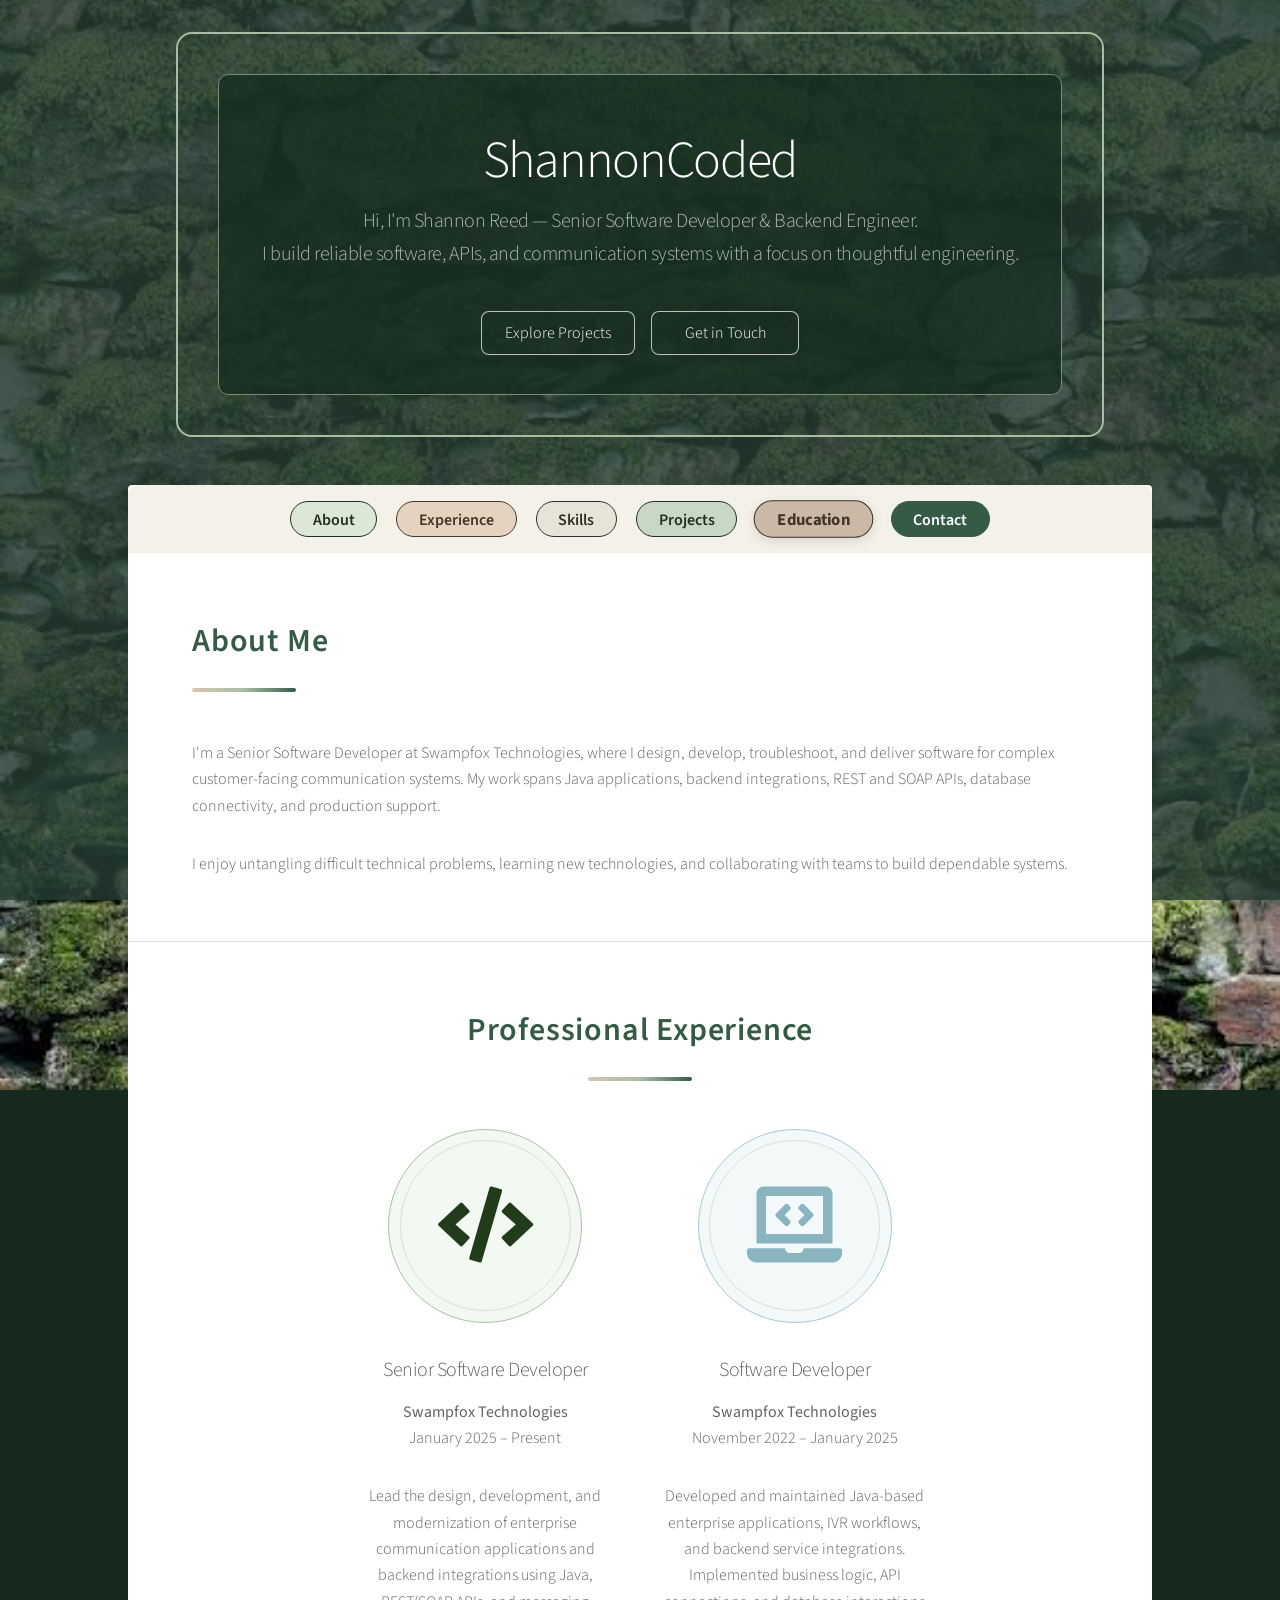
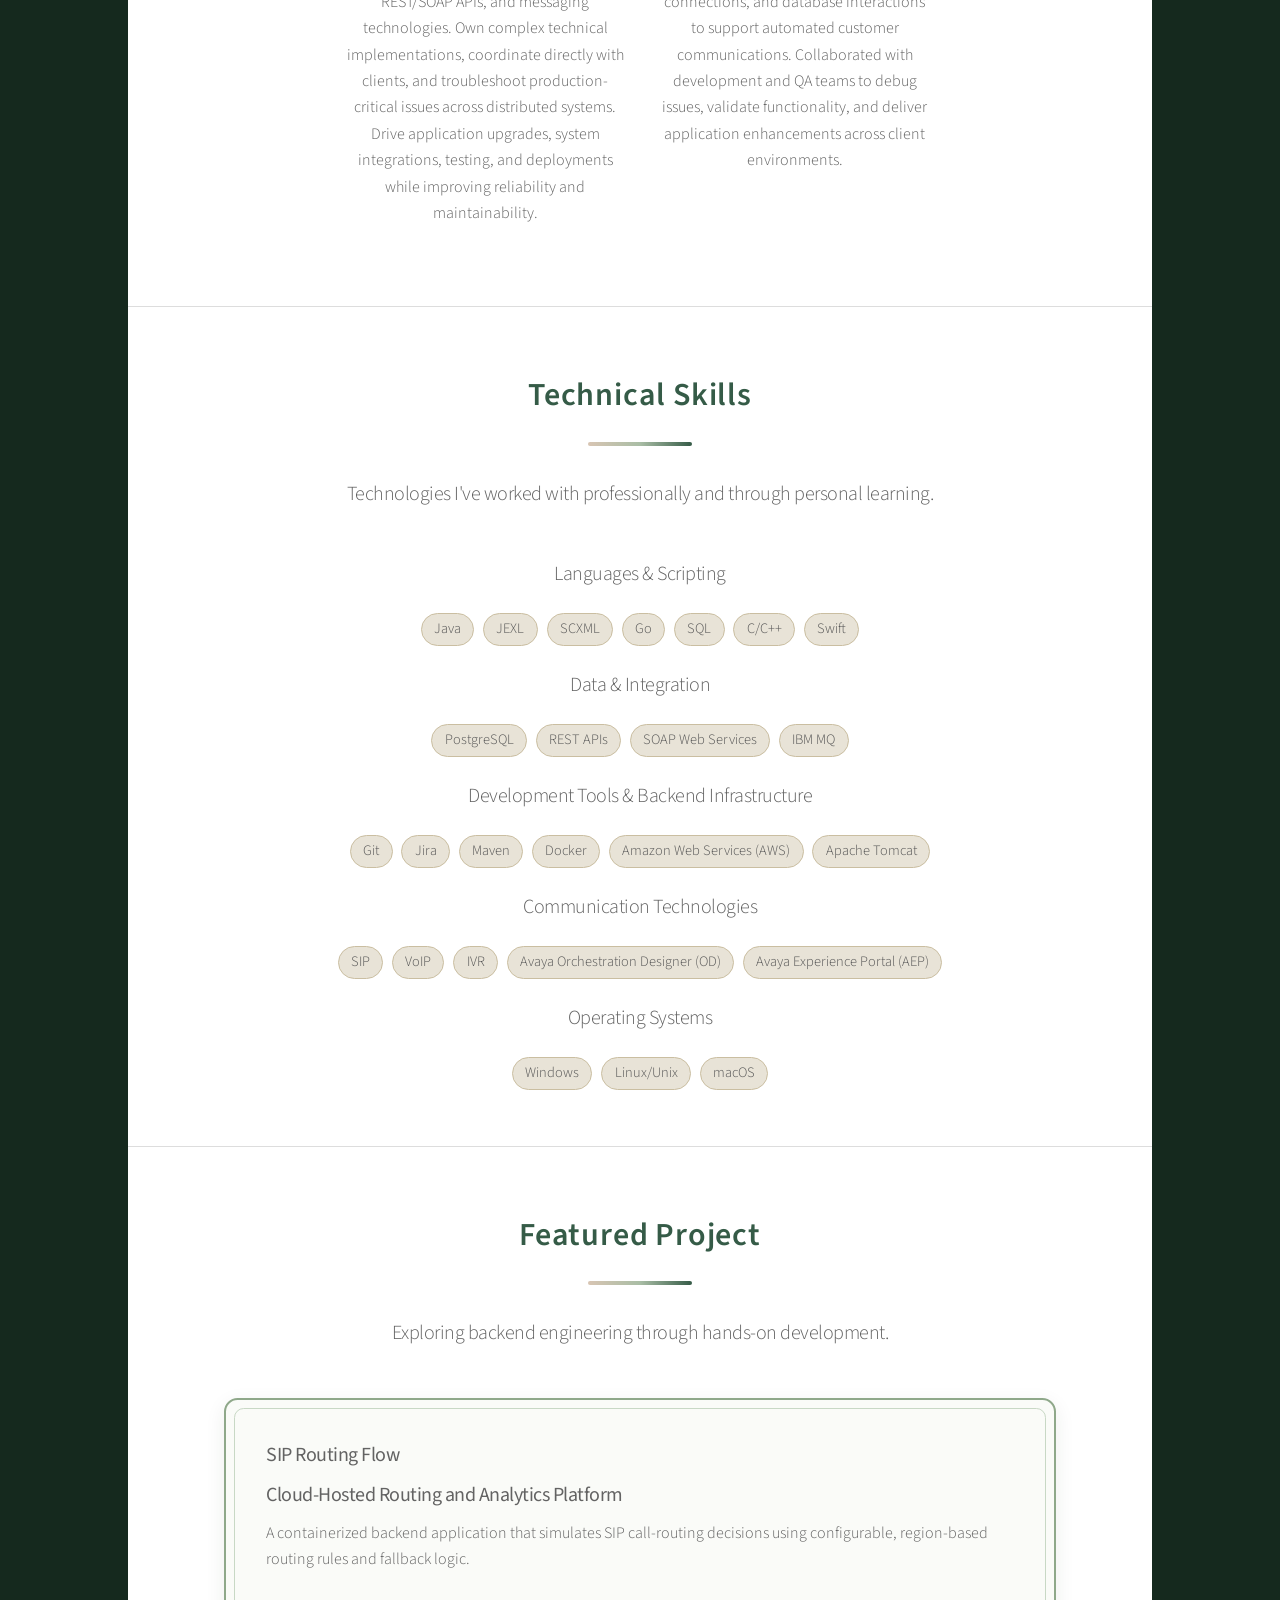
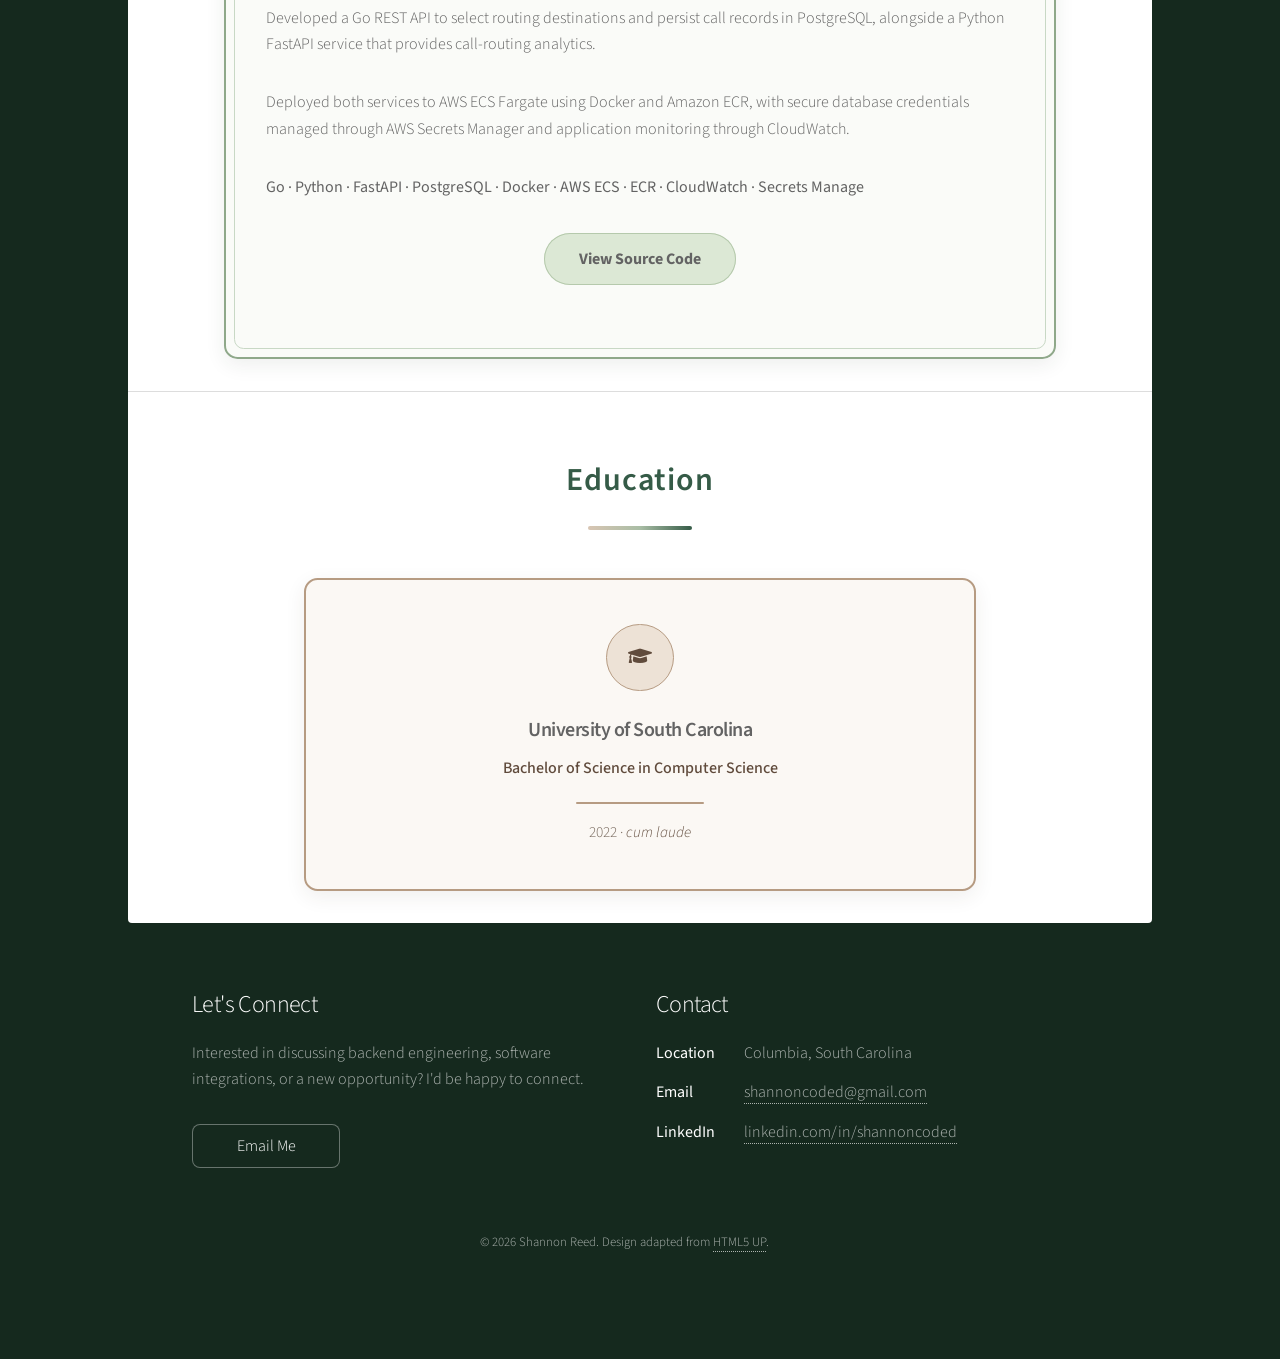
<file: index.html>
<!DOCTYPE HTML>
<!-- Stellar by HTML5 UP | html5up.net | CCA 3.0 license -->
<html lang="en">
<head>
  <title>Shannon Reed | Software Engineer | ShannonCoded</title>
  <meta charset="utf-8" />
  <meta name="viewport" content="width=device-width, initial-scale=1, user-scalable=no" />
  <meta name="description" content="Shannon Reed is a senior software developer specializing in backend development, Java, APIs, and communications systems. Explore projects and experience." />
  <link rel="canonical" href="https://shannoncoded.com/" />
  <link rel="stylesheet" href="Assets/css/main.css" />
  <link rel="stylesheet" href="Assets/css/custom.css" />
  <noscript><link rel="stylesheet" href="Assets/css/noscript.css" /></noscript>
</head>
<body class="is-preload">
<div id="wrapper">
  <header id="header" class="alt">
    <h1>ShannonCoded</h1>
    <p>Hi, I'm Shannon Reed — Senior Software Developer &amp; Backend Engineer.<br />
    I build reliable software, APIs, and communication systems with a focus on thoughtful engineering.</p>
    <ul class="actions special">
      <li><a href="#projects" class="button">Explore Projects</a></li>
      <li><a href="#contact" class="button">Get in Touch</a></li>
    </ul>
  </header>
  <nav id="nav" aria-label="Main navigation">
    <ul>
      <li><a href="#intro" class="active">About</a></li>
      <li><a href="#experience">Experience</a></li>
      <li><a href="#skills">Skills</a></li>
      <li><a href="#projects">Projects</a></li>
      <li><a href="#education">Education</a></li>
      <li><a href="#contact">Contact</a></li>
    </ul>
  </nav>
  <div id="main">
    <section id="intro" class="main">
      <header class="major"><h2>About Me</h2></header>
      <p>I'm a Senior Software Developer at Swampfox Technologies, where I design, develop, troubleshoot, and deliver software for complex customer-facing communication systems. My work spans Java applications, backend integrations, REST and SOAP APIs, database connectivity, and production support.</p>
      <p>I enjoy untangling difficult technical problems, learning new technologies, and collaborating with teams to build dependable systems.</p>
    </section>
    <section id="experience" class="main special">
      <header class="major"><h2>Professional Experience</h2></header>
      <ul class="features">
        <li>
          <span class="icon solid major style2 fa-code" aria-hidden="true"></span>
          <h3>Senior Software Developer</h3>
          <p><strong>Swampfox Technologies</strong><br />January 2025 – Present</p>
          <p>Lead the design, development, and modernization of enterprise communication applications and backend integrations using Java, REST/SOAP APIs, and messaging technologies. 
			Own complex technical implementations, coordinate directly with clients, and troubleshoot production-critical issues across distributed systems. 
			Drive application upgrades, system integrations, testing, and deployments while improving reliability and maintainability.</p>
        </li>
        <li>
          <span class="icon solid major style4 fa-laptop-code" aria-hidden="true"></span>
          <h3>Software Developer</h3>
          <p><strong>Swampfox Technologies</strong><br />November 2022 – January 2025</p>
		<p>Developed and maintained Java-based enterprise applications, IVR workflows, and backend service integrations. 
			Implemented business logic, API connections, and database interactions to support automated customer communications. 
			Collaborated with development and QA teams to debug issues, validate functionality, and deliver application enhancements across client environments.</p>
		</li>
      </ul>
      <!-- 
	  <ul class="actions special"><li><a href="history.html" class="button button-pastel button-taupe ">View Work History</a></li></ul>
	   -->
	</section>		
	</section>
    <section id="skills" class="main special">
      <header class="major"><h2>Technical Skills</h2><p>Technologies I've worked with professionally and through personal learning.</p></header>
      <h3>Languages &amp; Scripting</h3>
      <div class="skill-tags">
			<span>Java</span>
			<span>JEXL</span>
			<span>SCXML</span>
			<span>Go</span>
			<span>SQL</span>
			<span>C/C++</span>
			<span>Swift</span>
		</div>
      <h3>Data &amp; Integration</h3>
      <div class="skill-tags">
			<span>PostgreSQL</span>
			<span>REST APIs</span>
			<span>SOAP Web Services</span>
			<span>IBM MQ</span>
		</div>
      <h3>Development Tools &amp; Backend Infrastructure</h3>
      <div class="skill-tags">
			<span>Git</span>
			<span>Jira</span>
			<span>Maven</span>
			<span>Docker</span>
			<span>Amazon Web Services (AWS)</span>
			<span>Apache Tomcat</span>
		</div>
      <h3>Communication Technologies</h3>
      <div class="skill-tags">
			<span>SIP</span>
			<span>VoIP</span>
			<span>IVR</span>
			<span>Avaya Orchestration Designer (OD)</span>
			<span>Avaya Experience Portal (AEP)</span>
		</div>
	  <h3>Operating Systems</h3>
      <div class="skill-tags"><span>Windows</span><span>Linux/Unix</span><span>macOS</span></div>
	</section>
    <section id="projects" class="main special">
      <header class="major"><h2>Featured Project</h2><p>Exploring backend engineering through hands-on development.</p></header>
      <div class="project-panel">
        <h3><strong>SIP Routing Flow</strong></h3>
		<h3><strong>Cloud-Hosted Routing and Analytics Platform</strong></h3>
		<p>A containerized backend application that simulates SIP call-routing decisions using configurable, region-based routing rules and fallback logic.</p>
		<p>Developed a Go REST API to select routing destinations and persist call records in PostgreSQL, alongside a Python FastAPI service that provides call-routing analytics.</p>
		<p>Deployed both services to AWS ECS Fargate using Docker and Amazon ECR, with secure database credentials managed through AWS Secrets Manager and application monitoring through CloudWatch.</p>
        <p><strong>Go · Python · FastAPI · PostgreSQL · Docker · AWS ECS · ECR · CloudWatch · Secrets Manage</strong></p>
		<ul class="actions special"><li><a href="https://github.com/Shannon-Reed/SIP-Routing-Flow" class="button button-pastel button-sage">View Source Code</a></li></ul>
		<!-- <ul class="actions special"><li><a href="projects.html" class="button button-pastel button-sage">View More Details</a></li></ul>
	  -->
	</div>
    </section>

    <section id="education" class="main special">
		<header class="major"><h2>Education</h2></header>
		<div class="education-card">
			<div class="education-icon">
				<i class="icon solid fa-graduation-cap"></i>
			</div>

			<h3>University of South Carolina</h3>

			<p class="education-degree">
				Bachelor of Science in Computer Science
			</p>

			<p class="education-honors">
				2022 &middot; <em>cum laude</em>
			</p>
		</div>
    </section>

  </div>
  <footer id="footer">
    <section>
      <h2>Let's Connect</h2>
      <p>Interested in discussing backend engineering, software integrations, or a new opportunity? I'd be happy to connect.</p>
      <ul class="actions"><li><a href="mailto:shannoncoded@gmail.com" class="button">Email Me</a></li></ul>
    </section>
    <section id="contact">
      <h2>Contact</h2>
      <dl class="alt">
        <dt>Location</dt><dd>Columbia, South Carolina</dd>
        <dt>Email</dt><dd><a href="mailto:shannoncoded@gmail.com">shannoncoded@gmail.com</a></dd>
        <dt>LinkedIn</dt><dd><a href="https://www.linkedin.com/in/shannoncoded/" target="_blank" rel="noopener noreferrer">linkedin.com/in/shannoncoded</a></dd>
      </dl>
      <!-- Add your verified GitHub profile URL here when ready. -->
    </section>
    <p class="copyright">&copy; 2026 Shannon Reed. Design adapted from <a href="https://html5up.net">HTML5 UP</a>.</p>
  </footer>
</div>
<script src="Assets/js/jquery.min.js"></script>
<script src="Assets/js/jquery.scrollex.min.js"></script>
<script src="Assets/js/jquery.scrolly.min.js"></script>
<script src="Assets/js/browser.min.js"></script>
<script src="Assets/js/breakpoints.min.js"></script>
<script src="Assets/js/util.js"></script>
<script src="Assets/js/main.js"></script>
</body>
</html>
</file>
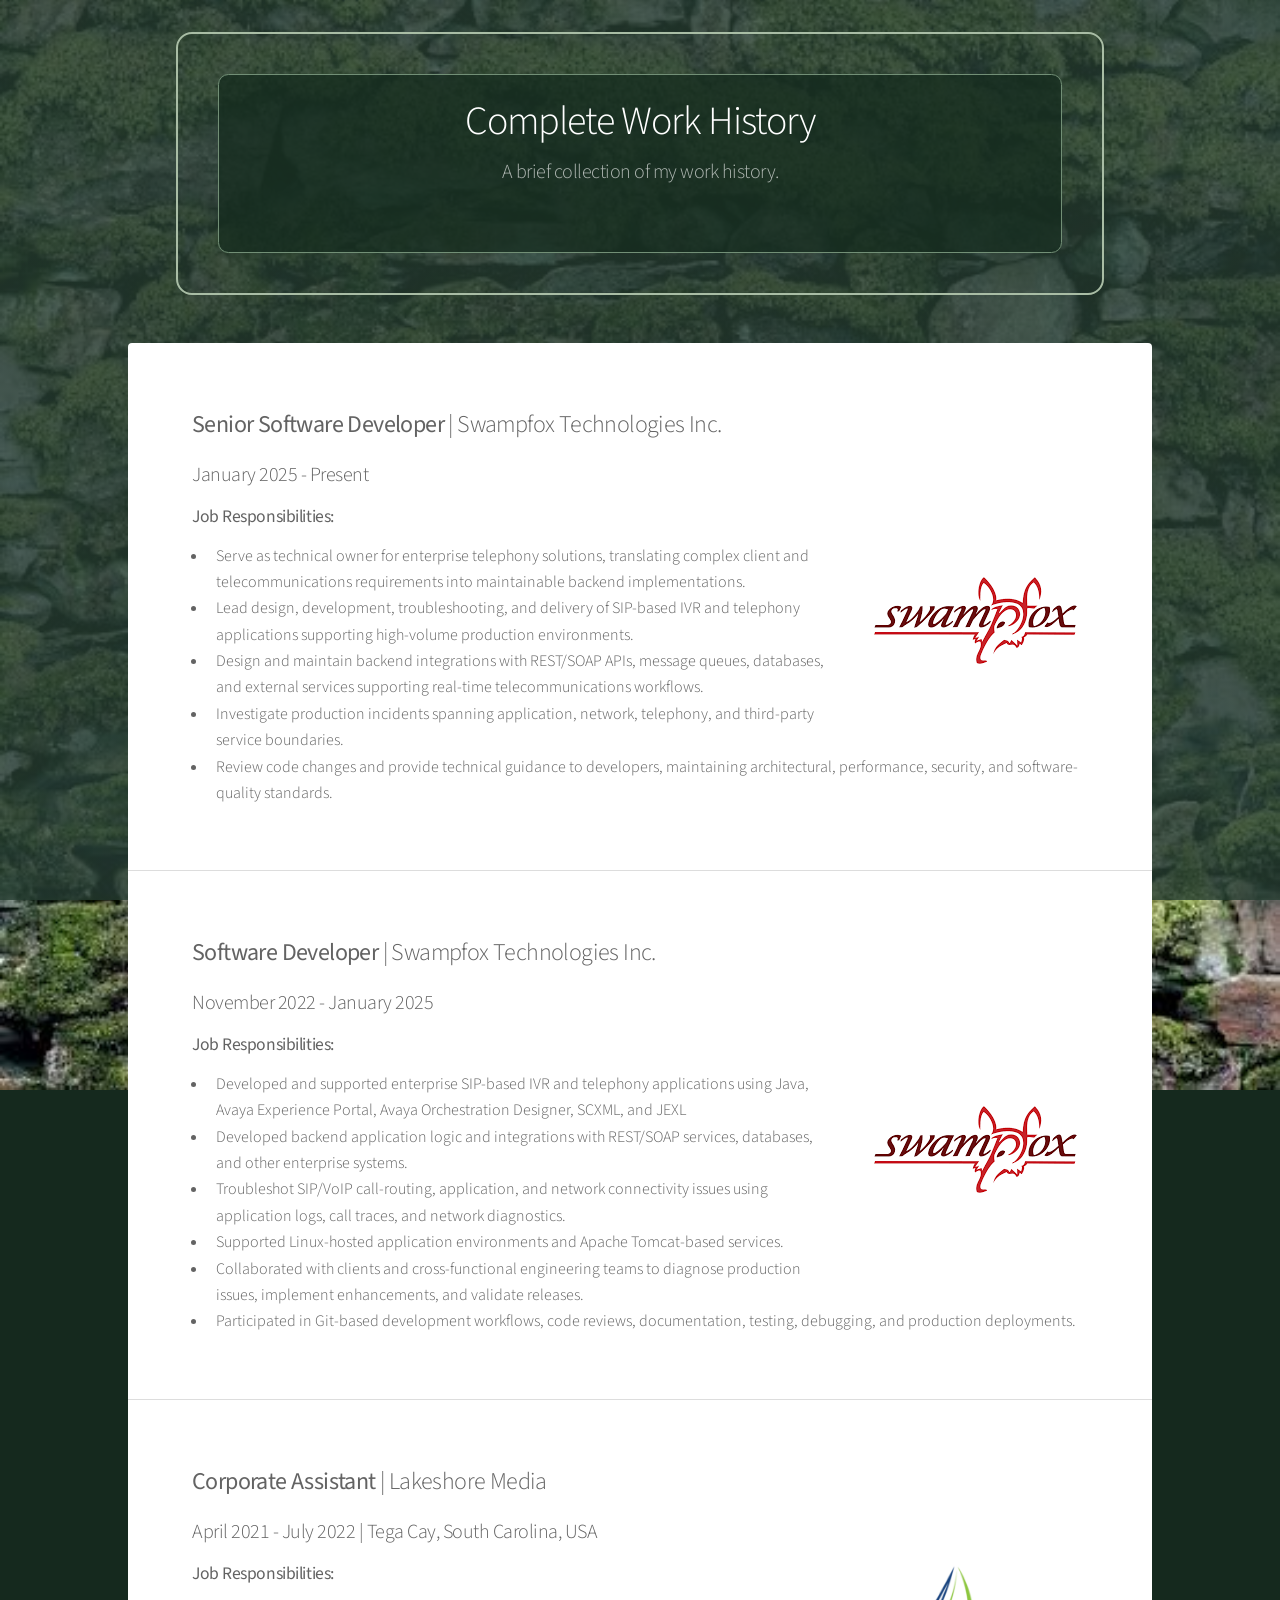
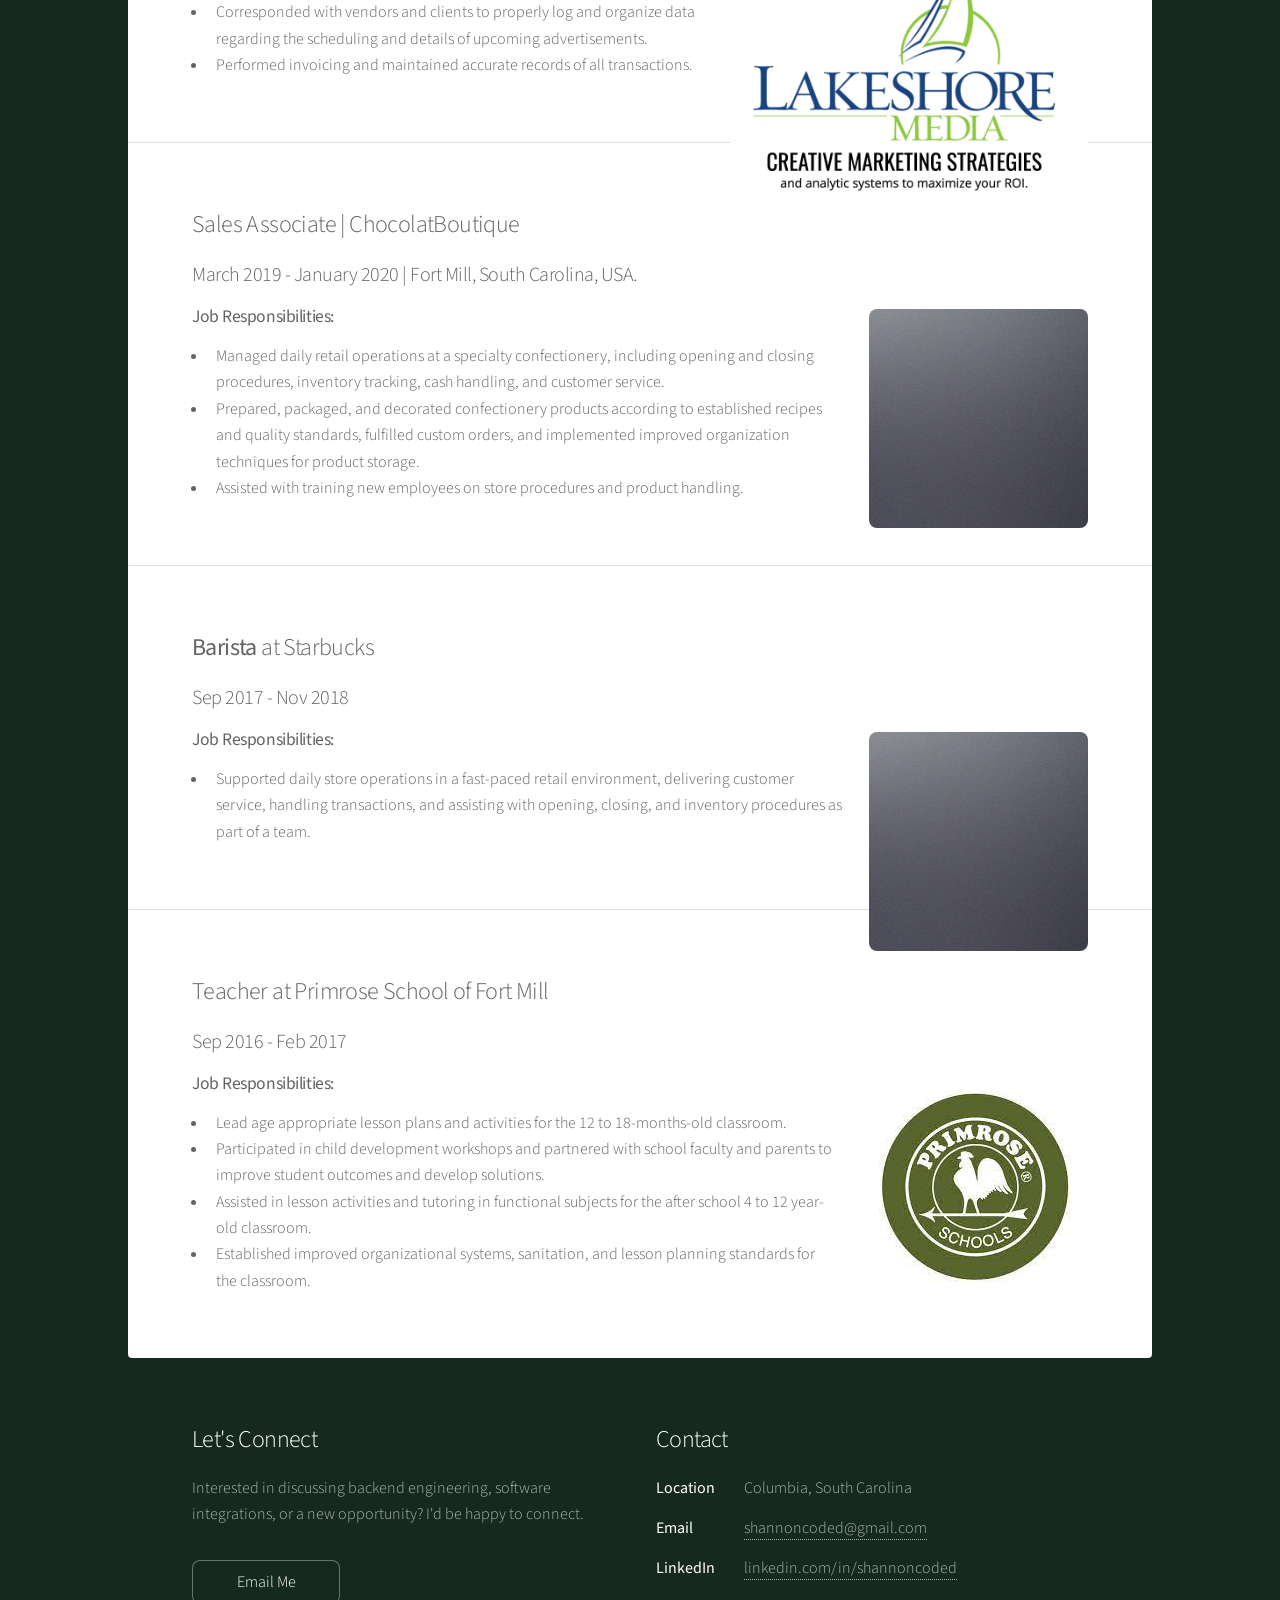
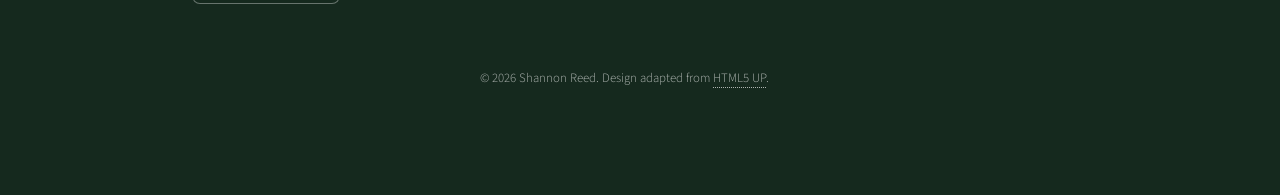
<file: history.html>
<!DOCTYPE HTML>
<html>
	<head>
		<title>Complete Work History</title>
		<meta charset="utf-8" />
		<meta name="viewport" content="width=device-width, initial-scale=1, user-scalable=no" />
		<link rel="stylesheet" href="Assets/css/main.css" />
		<link rel="stylesheet" href="Assets/css/custom.css" />
		<noscript><link rel="stylesheet" href="Assets/css/noscript.css" /></noscript>
	</head>
	<body class="is-preload">

		<!-- Wrapper -->
			<div id="wrapper">

				<!-- Header -->
					<header id="header">
						<h1>Complete Work History</h1>
						<p>A brief collection of my work history.</p>
					</header>

				<!-- Main -->
					<div id="main">

							<!-- Senior Software Developer - Swampfox TechnologiesINc. -->
							<section id="Swampfox2" class="main">
								<h2><b>Senior Software Developer</b> | Swampfox Technologies Inc.</h2>
								<h3>January 2025 - Present</h3>
								<h4><span class="image right"><img src="Images/SF_Logo.png" alt=""/></span>
									<b>Job Responsibilities:</b></h4>
								<ul>
									<li>Serve as technical owner for enterprise telephony solutions, translating complex client and telecommunications requirements into maintainable backend implementations.</li>
									<li>Lead design, development, troubleshooting, and delivery of SIP-based IVR and telephony applications supporting high-volume production environments.</li>
									<li>Design and maintain backend integrations with REST/SOAP APIs, message queues, databases, and external services supporting real-time telecommunications workflows.</li>
									<li>Investigate production incidents spanning application, network, telephony, and third-party service boundaries.</li>
									<li>Review code changes and provide technical guidance to developers, maintaining architectural, performance, security, and software-quality standards.</li>	
								</ul>
							</section>

							<!-- Software Developer - Swampfox Technologies Inc. -->
							<section id="Swampfox1" class="main">
								<!-- <span class="image main"><img src="images/pic04.jpg" alt="" /></span> -->
								<h2><b>Software Developer</b> | Swampfox Technologies Inc.</h2>
								<h3>November 2022 - January 2025</h3>
								<h4><span class="image right"><img src="Images/SF_Logo.png" alt=""/></span>
									<b>Job Responsibilities:</b></h4>
								<ul>
									<li>Developed and supported enterprise SIP-based IVR and telephony applications using Java, Avaya Experience Portal, Avaya Orchestration Designer, SCXML, and JEXL</li>
									<li>Developed backend application logic and integrations with REST/SOAP services, databases, and other enterprise systems.</li>
									<li>Troubleshot SIP/VoIP call-routing, application, and network connectivity issues using application logs, call traces, and network diagnostics.</li>
									<li>Supported Linux-hosted application environments and Apache Tomcat-based services.</li>
									<li>Collaborated with clients and cross-functional engineering teams to diagnose production issues, implement enhancements, and validate releases.</li>
									<li>Participated in Git-based development workflows, code reviews, documentation, testing, debugging, and production deployments.</li>
								</ul>							
							</section>

							<!--Corporate Assistant at LakeShore Media -->
							<section id="Lakeshore2" class="main">
								<h2><b>Corporate Assistant</b> | Lakeshore Media</h2>
								<h3>April 2021 - July 2022 | Tega Cay, South Carolina, USA</h3>
								<h4><span class="image right"><img src="Images/Lakeshore_logo.jpg" alt=""/></span>
									<b>Job Responsibilities:</b></h4>
								<ul>
									<li>Corresponded with vendors and clients to properly log and organize data regarding the scheduling and details of upcoming advertisements.</li>
									<li>Performed invoicing and maintained accurate records of all transactions.</li>
								</ul>
							</section>

							<!-- Chocolatier Chocolat Boutique  -->
							<section id="ChocolatBoutique" class="main">
								<h2>Sales Associate | ChocolatBoutique</h2>
								<h3>March 2019 - January 2020 | Fort Mill, South Carolina, USA.</h3>
								<h4><span class="image right"><img src="Images/pic05.jpg" alt=""/></span>
									<b>Job Responsibilities:</b></h4>
								<ul>
									<li>Managed daily retail operations at a specialty confectionery, including opening and closing procedures, inventory tracking, cash handling, and customer service.</li>
									<li>Prepared, packaged, and decorated confectionery products according to established recipes and quality standards, fulfilled custom orders, and implemented improved organization techniques for product storage.</li>
									<li>Assisted with training new employees on store procedures and product handling.</li>
								</ul>
							</section>

							<!-- Barista at Starbucks  -->
							<section id="Starbucks" class="main">
								<h2><b>Barista</b> at Starbucks</h2>
								<h3>Sep 2017 - Nov 2018</h3>
								<h4><span class="image right"><img src="Images/pic05.jpg" alt=""/></span>
									<b>Job Responsibilities:</b></h4>
								<ul>
									<li>Supported daily store operations in a fast-paced retail environment, delivering customer service, handling transactions, and assisting with opening, closing, and inventory procedures as part of a team.</li>
								</ul>
							</section>

							<!-- Teacher at Primrose School of Fort Mill -->
							<section id="Primrose2" class="main">
								<h2>Teacher at Primrose School of Fort Mill</h2>
								<h3>Sep 2016 - Feb 2017</h3>
								<h4><span class="image right"><img src="Images/Primrose_logo.jpg" alt=""/></span>
									<b>Job Responsibilities:</b></h4>
									<ul>
										<li>Lead age appropriate lesson plans and activities for the 12 to 18-months-old classroom.</li>
										<li>Participated in child development workshops and partnered with school faculty and parents to improve student outcomes and develop solutions.</li>
										<li>Assisted in lesson activities and tutoring in functional subjects for the after school 4 to 12 year-old classroom.</li>
										<li>Established improved organizational systems, sanitation, and lesson planning standards for the classroom.</li>
									</ul>
							</section>
					</div>


					<!-- Footer -->
					<footer id="footer">
						<section>
						<h2>Let's Connect</h2>
						<p>Interested in discussing backend engineering, software integrations, or a new opportunity? I'd be happy to connect.</p>
						<ul class="actions"><li><a href="mailto:shannoncoded@gmail.com" class="button">Email Me</a></li></ul>
						</section>
						<section id="contact">
						<h2>Contact</h2>
						<dl class="alt">
							<dt>Location</dt><dd>Columbia, South Carolina</dd>
							<dt>Email</dt><dd><a href="mailto:shannoncoded@gmail.com">shannoncoded@gmail.com</a></dd>
							<dt>LinkedIn</dt><dd><a href="https://www.linkedin.com/in/shannoncoded/" target="_blank" rel="noopener noreferrer">linkedin.com/in/shannoncoded</a></dd>
						</dl>
						<!-- Add your verified GitHub profile URL here when ready. -->
						</section>
						<p class="copyright">&copy; 2026 Shannon Reed. Design adapted from <a href="https://html5up.net">HTML5 UP</a>.</p>
					</footer>
			</div>

		<!-- Scripts -->
			<script src="Assets/js/jquery.min.js"></script>
			<script src="Assets/js/jquery.scrollex.min.js"></script>
			<script src="Assets/js/jquery.scrolly.min.js"></script>
			<script src="Assets/js/browser.min.js"></script>
			<script src="Assets/js/breakpoints.min.js"></script>
			<script src="Assets/js/util.js"></script>
			<script src="Assets/js/main.js"></script>

	</body>
</html>
</file>
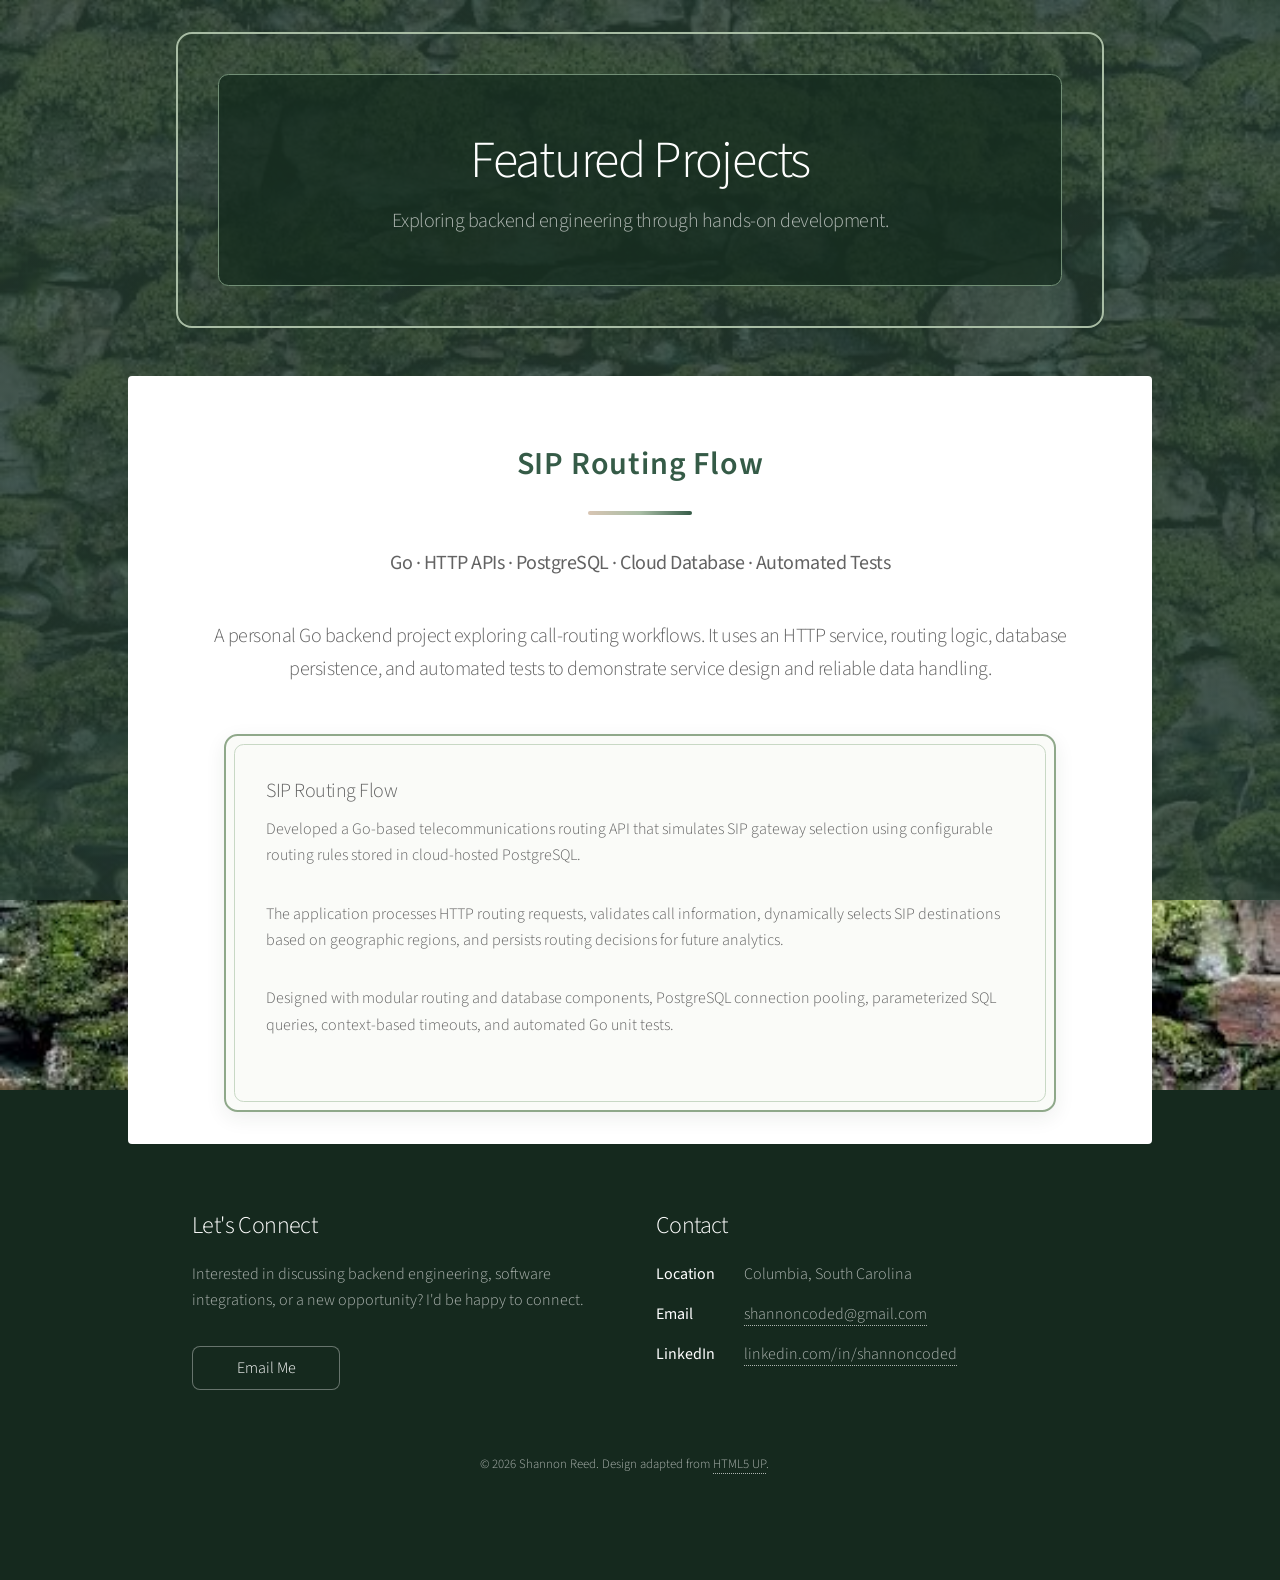
<file: projects.html>
<!DOCTYPE HTML>
<!-- Stellar by HTML5 UP | html5up.net | CCA 3.0 license -->
<html lang="en">
<head>
  <title>Shannon Reed | Software Engineer | ShannonCoded</title>
  <meta charset="utf-8" />
  <meta name="viewport" content="width=device-width, initial-scale=1, user-scalable=no" />
  <meta name="description" content="Shannon Reed is a senior software developer specializing in backend development, Java, APIs, and communications systems. Explore projects and experience." />
  <link rel="canonical" href="https://shannoncoded.com/" />
  <link rel="stylesheet" href="Assets/css/main.css" />
  <link rel="stylesheet" href="Assets/css/custom.css" />
  <noscript><link rel="stylesheet" href="Assets/css/noscript.css" /></noscript>
</head>
<body class="is-preload">
<div id="wrapper">
  <header id="header" class="alt">
    <h1>Featured Projects</h1>
    <p>Exploring backend engineering through hands-on development.</p>
  </header>

  <div id="main">
    <section id="projects" class="main special">
      <header class="major"><h2>SIP Routing Flow</h2>
        <p><strong>Go · HTTP APIs · PostgreSQL · Cloud Database · Automated Tests</strong></p>
        <p>A personal Go backend project exploring call-routing workflows. It uses an HTTP service, routing logic, database persistence, and automated tests to demonstrate service design and reliable data handling.</p>
    </header>
      <div class="project-panel">
        <h3>SIP Routing Flow</h3>
        <p>Developed a Go-based telecommunications routing API that simulates SIP gateway selection using configurable routing rules stored in cloud-hosted PostgreSQL.</p>
        <p>The application processes HTTP routing requests, validates call information, dynamically selects SIP destinations based on geographic regions, and persists routing decisions for future analytics.</p>
        <p>Designed with modular routing and database components, PostgreSQL connection pooling, parameterized SQL queries, context-based timeouts, and automated Go unit tests.</p>
      
    
    </div>
    </section>
  </div>
  <footer id="footer">
    <section>
      <h2>Let's Connect</h2>
      <p>Interested in discussing backend engineering, software integrations, or a new opportunity? I'd be happy to connect.</p>
      <ul class="actions"><li><a href="mailto:shannoncoded@gmail.com" class="button">Email Me</a></li></ul>
    </section>
    <section id="contact">
      <h2>Contact</h2>
      <dl class="alt">
        <dt>Location</dt><dd>Columbia, South Carolina</dd>
        <dt>Email</dt><dd><a href="mailto:shannoncoded@gmail.com">shannoncoded@gmail.com</a></dd>
        <dt>LinkedIn</dt><dd><a href="https://www.linkedin.com/in/shannoncoded/" target="_blank" rel="noopener noreferrer">linkedin.com/in/shannoncoded</a></dd>
      </dl>
      <!-- Add your verified GitHub profile URL here when ready. -->
    </section>
    <p class="copyright">&copy; 2026 Shannon Reed. Design adapted from <a href="https://html5up.net">HTML5 UP</a>.</p>
  </footer>
</div>
<script src="Assets/js/jquery.min.js"></script>
<script src="Assets/js/jquery.scrollex.min.js"></script>
<script src="Assets/js/jquery.scrolly.min.js"></script>
<script src="Assets/js/browser.min.js"></script>
<script src="Assets/js/breakpoints.min.js"></script>
<script src="Assets/js/util.js"></script>
<script src="Assets/js/main.js"></script>
</body>
</html>
</file>
<file: Assets/css/custom.css>
/* ============================================================
   ShannonCoded | Custom Styles
   Loaded after assets/css/main.css (Stellar HTML5 UP)
   Sections: Theme, Header, Navigation, Experience, Skills,
             Projects, Buttons, Education, Headings, Responsive,
             Accessibility
   ============================================================ */

/* 01. SITE BACKGROUND ---------------------------------------- */
body {
    background-color: #15291E !important;
    background-image:
        linear-gradient(rgba(38, 61, 49, 0.8), rgba(38, 61, 49, 0.8)),
        url("../../Images/mossy-stone.jpg") !important;
    background-position: center center;
    background-size: cover;
    background-repeat: no-repeat;
    background-attachment: fixed;
}

/* 02. INTRODUCTION HEADER ------------------------------------ */
#header {
    position: relative;
    max-width: 58em;
    margin: 2em auto 3em;
    padding: 4em 3.5em;
    background: transparent !important;
    border: 2px solid #A9BDA5;
    border-radius: 1em;
}

/* The gap between frames remains transparent to the page background. */
#header::before {
    content: "";
    position: absolute;
    inset: 40px;
    background-color: rgba(20, 43, 30, 0.75);
    border: 1px solid #728F76;
    border-radius: 0.65em;
    z-index: 0;
    pointer-events: none;
}

#header > * {
    position: relative;
    z-index: 1;
}

#header .actions {
    justify-content: center;
    margin-top: 1.5em;
}

#header .actions .button {
    box-shadow: inset 0 0 0 1px rgba(255, 255, 255, 0.7);
    color: #FFFFFF !important;
}

/* Keep Stellar's initial preload animation */
body.is-preload #header {
    opacity: 0;
    transform: translateY(0.5em);
}

/* Normal header state after loading */
body:not(.is-preload) #header {
    opacity: 1;
    transform: none;
    animation: none !important;
}

/* Ensure header is visible after page loads */
#header,
body.is-preload #header {
    opacity: 1 !important;
    visibility: visible !important;
    transform: none !important;
    animation: none !important;
}

/* 03. NAVIGATION --------------------------------------------- */
#nav {
    background-color: #F4F1E9;
    border-radius: 0.65em 0.65em 0 0;
}

#nav ul {
    display: flex;
    flex-wrap: wrap;
    justify-content: center;
    gap: 0.5em;
}

#nav ul li a {
    --tab-bg: #E8E3D7;
    --tab-text: #322F29;
    --tab-bdc: #322F29;
    display: inline-block;
    padding: 0 1.35em;
    border: 1px solid var(--tab-bdc);
    border-radius: 3em;
    background-color: var(--tab-bg);
    color: var(--tab-text);
    font-weight: 600;
    transition: background-color 0.25s ease, color 0.25s ease,
                transform 0.25s ease, box-shadow 0.25s ease,
                filter 0.25s ease;
}

/* Tab palette follows the order of links in the nav HTML. */
#nav ul li:nth-child(1) a { --tab-bg: #DCE8D5; --tab-text: #202F23; --tab-bdc: #202F23; } /* About */
#nav ul li:nth-child(2) a { --tab-bg: #E6D3BF; --tab-text: #44352A; --tab-bdc: #44352A; } /* Experience */
#nav ul li:nth-child(3) a { --tab-bg: #E8E3D7; --tab-text: #322F29; --tab-bdc: #322F29; } /* Skills */
#nav ul li:nth-child(4) a { --tab-bg: #C8D8C5; --tab-text: #203023; --tab-bdc: #203023; } /* Projects */
#nav ul li:nth-child(5) a { --tab-bg: #D8C5B3; --tab-text: #46372C; --tab-bdc: #46372C; } /* Education */
#nav ul li:nth-child(6) a { --tab-bg: #355B47; --tab-text: #FFFFFF; --tab-bdc: #355B47; } /* Contact */

/* Keep tab palette even when Stellar marks a link active. */
#nav ul li a.active,
#nav ul li a:hover {
    background-color: var(--tab-bg);
    color: var(--tab-text);
}

#nav ul li a:hover {
    filter: brightness(0.92);
    transform: scale(1.06);
    box-shadow: 0 4px 12px rgba(35, 55, 40, 0.18);
}

#nav ul li a.active {
    filter: brightness(0.94);
    transform: scale(1.04);
    font-weight: 700;
    box-shadow: 0 3px 10px rgba(35, 55, 40, 0.15);
}

#nav ul li a.active:hover {
    filter: brightness(0.88);
    transform: scale(1.08);
}

/* 04. EXPERIENCE ICONS --------------------------------------- */
#experience .features li:nth-child(1) .icon.major {
    border-color: #A9C2A3 !important;
    background-color: #E8F0E57C;
}

#experience .features li:nth-child(2) .icon.major {
    border-color: #A9C8D2 !important;
    background-color: #EAF3F590;
}

/* 05. SKILLS ------------------------------------------------- */
.skill-tags {
    display: flex;
    flex-wrap: wrap;
    justify-content: center;
    gap: 0.55em;
    margin: 1.5em 0;
}

/* Existing skill-tag markup uses spans; Education does not. */
.skill-tags span {
    display: inline-block;
    padding: 0.25em 0.85em;
    font-size: 0.9em;
    border: 1px solid #CABEA1;
    border-radius: 2em;
    background-color: #E8E3D7;
    color: #555555;
    transition: background-color 0.25s ease, border-color 0.25s ease,
                transform 0.25s ease;
}

/* 06. FEATURED PROJECT --------------------------------------- */
.project-panel {
    position: relative;
    max-width: 52em;
    margin: 0 auto;
    padding: 2.5em;
    text-align: left;
    border: 2px solid #8FA88A;
    border-radius: 0.85em;
    background-color: #FAFBF8;
    box-shadow: 0 6px 20px rgba(35, 55, 40, 0.08);
}

.project-panel::before {
    content: "";
    position: absolute;
    inset: 8px;
    border: 1px solid #C8D8C5;
    border-radius: 0.6em;
    pointer-events: none;
}

.project-panel h3 { margin-bottom: 0.5em; }
.project-panel .actions { margin-top: 1.5em; }

/* 07. EARTHY PAGE BUTTONS ------------------------------------ */
a.button.button-pastel {
    --btn-bg: #E8E3D7;
    --btn-border: #C8C1B3;
    --btn-text: #000000;
    min-width: 12em;
    height: 3.25em;
    line-height: 3.25em;
    padding: 0 2em;
    text-align: center;
    font-weight: 700 !important;
    border-radius: 2em;
    background-color: var(--btn-bg) !important;
    color: var(--btn-text) !important;
    box-shadow: inset 0 0 0 1px var(--btn-border) !important;
    transition: background-color 0.25s ease, box-shadow 0.25s ease,
                transform 0.25s ease, filter 0.25s ease;
}

a.button.button-pastel:hover {
    filter: brightness(0.92);
    transform: translateY(-2px) scale(1.03);
    color: var(--btn-text) !important;
    box-shadow: inset 0 0 0 1px var(--btn-border),
                0 4px 12px rgba(35, 55, 40, 0.15) !important;
}

a.button.button-pastel:focus { color: var(--btn-text) !important; }

/* Black text on light buttons, white text on dark botanical. */
a.button.button-pastel.button-sage       { --btn-bg: #DCE8D5; --btn-border: #B5C9AC; }
a.button.button-pastel.button-brown      { --btn-bg: #E6D3BF; --btn-border: #C9AD91; }
a.button.button-pastel.button-neutral    { --btn-bg: #E8E3D7; --btn-border: #C8C1B3; }
a.button.button-pastel.button-eucalyptus { --btn-bg: #C8D8C5; --btn-border: #9FB89A; }
a.button.button-pastel.button-taupe      { --btn-bg: #D8C5B3; --btn-border: #B69B82; }
a.button.button-pastel.button-botanical  { --btn-bg: #355B47; --btn-border: #294735; --btn-text: #FFFFFF; }

/* 08. EDUCATION CARD ----------------------------------------- */
.education-card {
    max-width: 42em;
    margin: 2em auto 0;
    padding: 2.75em 2em;
    background-color: #FBF8F4;
    border: 2px solid #B69B82;
    border-radius: 0.85em;
    text-align: center;
    box-shadow: 0 6px 20px rgba(70, 55, 44, 0.08);
}

.education-icon {
    display: flex;
    align-items: center;
    justify-content: center;
    width: 3.5em;
    height: 3.5em;
    margin: 0 auto 1.25em;
    background-color: #EDE2D6;
    color: #604B3C;
    border: 1px solid #B69B82;
    border-radius: 50%;
    font-size: 1.2em;
}

.education-card h3 {
    color: #46372C;
    font-weight: 600;
    margin-bottom: 0.5em;
}

.education-degree {
    color: #604B3C;
    font-weight: 500;
    margin-bottom: 0;
}

.education-degree::after {
    content: "";
    display: block;
    width: 8em;
    height: 2px;
    margin: 1.25em auto 1em;
    background-color: #B69B82;
    border-radius: 2em;
}

.education-honors {
    color: #77695D;
    font-size: 0.95em;
    margin-bottom: 0;
}

.education-honors em { color: #604B3C; }

/* 09. SECTION HEADINGS --------------------------------------- */
#main header.major h2 {
    color: #355B47;
    font-weight: 600;
    letter-spacing: 0.025em;
}

#main header.major h2::after {
    background-image: linear-gradient(90deg, #D8C5B3, #A9BDA5, #355B47) !important;
    height: 4px;
    border-radius: 3em;
}

/* 10. RESPONSIVE LAYOUT -------------------------------------- */
@media screen and (max-width: 736px) {
    #header {
        width: calc(100% - 1.5em);
        max-width: 100%;
        margin: 1em auto 2em;
        padding: 3em 1.75em;
        box-sizing: border-box;
    }

    #header::before { inset: 10px; }

    #header h1 {
        font-size: clamp(1.9rem, 8vw, 2.7rem);
        overflow-wrap: break-word;
    }

    #header p { font-size: 1rem; line-height: 1.65; }

    #header .actions {
        display: flex;
        flex-wrap: wrap;
        justify-content: center;
        gap: 0.75em;
    }

    /* Stellar normally hides navigation at mobile widths. */
    #nav {
        display: block !important;
        padding: 0.75em 0.5em;
        border-radius: 0.65em 0.65em 0 0;
    }

    #nav ul {
        display: flex;
        flex-wrap: wrap;
        justify-content: center;
        gap: 0.5em;
        margin: 0;
        padding: 0;
    }

    #nav ul li { margin: 0; padding: 0; }

    #nav ul li a {
        display: block;
        padding: 0.65em 0.9em;
        height: auto;
        line-height: 1.3;
        font-size: 0.85em;
        white-space: nowrap;
    }

    /* The original file had 1.6em and 1.3em; 1.3em won. */
    .project-panel { padding: 1.3em; }

    .education-card {
        width: 100%;
        max-width: 100%;
        padding: 2em 1.25em;
        box-sizing: border-box;
    }

    .education-card h3 { font-size: 1.25em; line-height: 1.4; }
    .education-degree { font-size: 1em; line-height: 1.6; }
    .education-degree::after { width: 6em; margin: 1em auto; }
}

/* Fixed background attachments can behave poorly on iOS/touch devices. */
@media (hover: none) and (pointer: coarse) {
    body { background-attachment: scroll !important; }
}

/* 11. ACCESSIBILITY ------------------------------------------ */
#nav ul li a:focus-visible,
a.button.button-pastel:focus-visible {
    outline: 2px solid #72947C;
    outline-offset: 3px;
}

@media (prefers-reduced-motion: reduce) {
    #nav ul li a,
    .skill-tags span,
    a.button.button-pastel { transition: none; }

    #nav ul li a:hover,
    #nav ul li a.active,
    #nav ul li a.active:hover,
    a.button.button-pastel:hover { transform: none; }
}
</file>
<file: Assets/css/noscript.css>
/*
	Stellar by HTML5 UP
	html5up.net | @ajlkn
	Free for personal and commercial use under the CCA 3.0 license (html5up.net/license)
*/

/* Header */

	body.is-preload #header.alt > * {
		opacity: 1;
	}

	body.is-preload #header.alt .logo {
		-moz-transform: none;
		-webkit-transform: none;
		-ms-transform: none;
		transform: none;
	}
</file>
<file: Assets/css/main.css>
@import url(fontawesome-all.min.css);
@import 'https://fonts.googleapis.com/css?family=Source+Sans+Pro:300,400';

/*
	Stellar by HTML5 UP
	html5up.net | @ajlkn
	Free for personal and commercial use under the CCA 3.0 license (html5up.net/license)
*/

html, body, div, span, applet, object,
iframe, h1, h2, h3, h4, h5, h6, p, blockquote,
pre, a, abbr, acronym, address, big, cite,
code, del, dfn, em, img, ins, kbd, q, s, samp,
small, strike, strong, sub, sup, tt, var, b,
u, i, center, dl, dt, dd, ol, ul, li, fieldset,
form, label, legend, table, caption, tbody,
tfoot, thead, tr, th, td, article, aside,
canvas, details, embed, figure, figcaption,
footer, header, hgroup, menu, nav, output, ruby,
section, summary, time, mark, audio, video {
	margin: 0;
	padding: 0;
	border: 0;
	font-size: 100%;
	font: inherit;
	vertical-align: baseline;}

article, aside, details, figcaption, figure,
footer, header, hgroup, menu, nav, section {
	display: block;}

body {
	line-height: 1;
}

ol, ul {
	list-style: none;
}

blockquote, q {
	quotes: none;
}

	blockquote:before, blockquote:after, q:before, q:after {
		content: '';
		content: none;
	}

table {
	border-collapse: collapse;
	border-spacing: 0;
}

body {
	-webkit-text-size-adjust: none;
}

mark {
	background-color: transparent;
	color: inherit;
}

input::-moz-focus-inner {
	border: 0;
	padding: 0;
}

input, select, textarea {
	-moz-appearance: none;
	-webkit-appearance: none;
	-ms-appearance: none;
	appearance: none;
}

/* Basic */

	@-ms-viewport {
		width: device-width;
	}

	body {
		-ms-overflow-style: scrollbar;
	}

	@media screen and (max-width: 480px) {

		html, body {
			min-width: 320px;
		}

	}

	html {
		box-sizing: border-box;
	}

	*, *:before, *:after {
		box-sizing: inherit;
	}

	body {
		background-color: #935d8c;
		background-image: url("images/overlay.png"), -moz-linear-gradient(45deg, #e37682 15%, #5f4d93 85%);
		background-image: url("images/overlay.png"), -webkit-linear-gradient(45deg, #e37682 15%, #5f4d93 85%);
		background-image: url("images/overlay.png"), -ms-linear-gradient(45deg, #e37682 15%, #5f4d93 85%);
		background-image: url("images/overlay.png"), linear-gradient(45deg, #e37682 15%, #5f4d93 85%);
	}

		body.is-preload *, body.is-preload *:before, body.is-preload *:after {
			-moz-animation: none !important;
			-webkit-animation: none !important;
			-ms-animation: none !important;
			animation: none !important;
			-moz-transition: none !important;
			-webkit-transition: none !important;
			-ms-transition: none !important;
			transition: none !important;
		}

/* Type */

	body {
		background-color: #935d8c;
		color: rgba(255, 255, 255, 0.65);
	}

	body, input, select, textarea {
		font-family: "Source Sans Pro", Helvetica, sans-serif;
		font-size: 17pt;
		font-weight: 300;
		line-height: 1.65;
	}

		@media screen and (max-width: 1680px) {

			body, input, select, textarea {
				font-size: 14pt;
			}

		}

		@media screen and (max-width: 1280px) {

			body, input, select, textarea {
				font-size: 12pt;
			}

		}

		@media screen and (max-width: 360px) {

			body, input, select, textarea {
				font-size: 11pt;
			}

		}

	a {
		-moz-transition: color 0.2s ease, border-bottom 0.2s ease;
		-webkit-transition: color 0.2s ease, border-bottom 0.2s ease;
		-ms-transition: color 0.2s ease, border-bottom 0.2s ease;
		transition: color 0.2s ease, border-bottom 0.2s ease;
		text-decoration: none;
		border-bottom: dotted 1px;
		color: inherit;
	}

		a:hover {
			border-bottom-color: transparent;
		}

	strong, b {
		font-weight: 400;
	}

	em, i {
		font-style: italic;
	}

	p {
		margin: 0 0 2em 0;
	}

		p.content {
			-moz-columns: 20em 2;
			-webkit-columns: 20em 2;
			-ms-columns: 20em 2;
			columns: 20em 2;
			-moz-column-gap: 2em;
			-webkit-column-gap: 2em;
			-ms-column-gap: 2em;
			column-gap: 2em;
			text-align: justify;
		}

	h1, h2, h3, h4, h5, h6 {
		font-weight: 300;
		line-height: 1.5;
		margin: 0 0 0.7em 0;
		letter-spacing: -0.025em;
	}

		h1 a, h2 a, h3 a, h4 a, h5 a, h6 a {
			color: inherit;
			text-decoration: none;
		}

	h1 {
		font-size: 2.5em;
		line-height: 1.2;
	}

	h2 {
		font-size: 1.5em;
	}

	h3 {
		font-size: 1.25em;
	}

	h4 {
		font-size: 1.1em;
	}

	h5 {
		font-size: 0.9em;
	}

	h6 {
		font-size: 0.7em;
	}

	@media screen and (max-width: 736px) {

		h1 {
			font-size: 2em;
		}

	}

	sub {
		font-size: 0.8em;
		position: relative;
		top: 0.5em;
	}

	sup {
		font-size: 0.8em;
		position: relative;
		top: -0.5em;
	}

	blockquote {
		border-left: solid 4px;
		font-style: italic;
		margin: 0 0 2em 0;
		padding: 0.5em 0 0.5em 2em;
	}

	code {
		border-radius: 8px;
		border: solid 1px;
		font-family: "Courier New", monospace;
		font-size: 0.9em;
		margin: 0 0.25em;
		padding: 0.25em 0.65em;
	}

	pre {
		-webkit-overflow-scrolling: touch;
		font-family: "Courier New", monospace;
		font-size: 0.9em;
		margin: 0 0 2em 0;
	}

		pre code {
			display: block;
			line-height: 1.75;
			padding: 1em 1.5em;
			overflow-x: auto;
		}

	hr {
		border: 0;
		border-bottom: solid 1px;
		margin: 2em 0;
	}

		hr.major {
			margin: 3em 0;
		}

	.align-left {
		text-align: left;
	}

	.align-center {
		text-align: center;
	}

	.align-right {
		text-align: right;
	}

	input, select, textarea {
		color: #ffffff;
	}

	a:hover {
		color: #ffffff;
	}

	strong, b {
		color: #ffffff;
	}

	h1, h2, h3, h4, h5, h6 {
		color: #ffffff;
	}

	blockquote {
		border-left-color: rgba(255, 255, 255, 0.35);
	}

	code {
		background: rgba(255, 255, 255, 0.075);
		border-color: rgba(255, 255, 255, 0.35);
	}

	hr {
		border-bottom-color: rgba(255, 255, 255, 0.35);
	}

/* Row */

	.row {
		display: flex;
		flex-wrap: wrap;
		box-sizing: border-box;
		align-items: stretch;
	}

		.row > * {
			box-sizing: border-box;
		}

		.row.gtr-uniform > * > :last-child {
			margin-bottom: 0;
		}

		.row.aln-left {
			justify-content: flex-start;
		}

		.row.aln-center {
			justify-content: center;
		}

		.row.aln-right {
			justify-content: flex-end;
		}

		.row.aln-top {
			align-items: flex-start;
		}

		.row.aln-middle {
			align-items: center;
		}

		.row.aln-bottom {
			align-items: flex-end;
		}

		.row > .imp {
			order: -1;
		}

		.row > .col-1 {
			width: 8.33333%;
		}

		.row > .off-1 {
			margin-left: 8.33333%;
		}

		.row > .col-2 {
			width: 16.66667%;
		}

		.row > .off-2 {
			margin-left: 16.66667%;
		}

		.row > .col-3 {
			width: 25%;
		}

		.row > .off-3 {
			margin-left: 25%;
		}

		.row > .col-4 {
			width: 33.33333%;
		}

		.row > .off-4 {
			margin-left: 33.33333%;
		}

		.row > .col-5 {
			width: 41.66667%;
		}

		.row > .off-5 {
			margin-left: 41.66667%;
		}

		.row > .col-6 {
			width: 50%;
		}

		.row > .off-6 {
			margin-left: 50%;
		}

		.row > .col-7 {
			width: 58.33333%;
		}

		.row > .off-7 {
			margin-left: 58.33333%;
		}

		.row > .col-8 {
			width: 66.66667%;
		}

		.row > .off-8 {
			margin-left: 66.66667%;
		}

		.row > .col-9 {
			width: 75%;
		}

		.row > .off-9 {
			margin-left: 75%;
		}

		.row > .col-10 {
			width: 83.33333%;
		}

		.row > .off-10 {
			margin-left: 83.33333%;
		}

		.row > .col-11 {
			width: 91.66667%;
		}

		.row > .off-11 {
			margin-left: 91.66667%;
		}

		.row > .col-12 {
			width: 100%;
		}

		.row > .off-12 {
			margin-left: 100%;
		}

		.row.gtr-0 {
			margin-top: 0;
			margin-left: 0em;
		}

			.row.gtr-0 > * {
				padding: 0 0 0 0em;
			}

			.row.gtr-0.gtr-uniform {
				margin-top: 0em;
			}

				.row.gtr-0.gtr-uniform > * {
					padding-top: 0em;
				}

		.row.gtr-25 {
			margin-top: 0;
			margin-left: -0.375em;
		}

			.row.gtr-25 > * {
				padding: 0 0 0 0.375em;
			}

			.row.gtr-25.gtr-uniform {
				margin-top: -0.375em;
			}

				.row.gtr-25.gtr-uniform > * {
					padding-top: 0.375em;
				}

		.row.gtr-50 {
			margin-top: 0;
			margin-left: -0.75em;
		}

			.row.gtr-50 > * {
				padding: 0 0 0 0.75em;
			}

			.row.gtr-50.gtr-uniform {
				margin-top: -0.75em;
			}

				.row.gtr-50.gtr-uniform > * {
					padding-top: 0.75em;
				}

		.row {
			margin-top: 0;
			margin-left: -1.5em;
		}

			.row > * {
				padding: 0 0 0 1.5em;
			}

			.row.gtr-uniform {
				margin-top: -1.5em;
			}

				.row.gtr-uniform > * {
					padding-top: 1.5em;
				}

		.row.gtr-150 {
			margin-top: 0;
			margin-left: -2.25em;
		}

			.row.gtr-150 > * {
				padding: 0 0 0 2.25em;
			}

			.row.gtr-150.gtr-uniform {
				margin-top: -2.25em;
			}

				.row.gtr-150.gtr-uniform > * {
					padding-top: 2.25em;
				}

		.row.gtr-200 {
			margin-top: 0;
			margin-left: -3em;
		}

			.row.gtr-200 > * {
				padding: 0 0 0 3em;
			}

			.row.gtr-200.gtr-uniform {
				margin-top: -3em;
			}

				.row.gtr-200.gtr-uniform > * {
					padding-top: 3em;
				}

		@media screen and (max-width: 1680px) {

			.row {
				display: flex;
				flex-wrap: wrap;
				box-sizing: border-box;
				align-items: stretch;
			}

				.row > * {
					box-sizing: border-box;
				}

				.row.gtr-uniform > * > :last-child {
					margin-bottom: 0;
				}

				.row.aln-left {
					justify-content: flex-start;
				}

				.row.aln-center {
					justify-content: center;
				}

				.row.aln-right {
					justify-content: flex-end;
				}

				.row.aln-top {
					align-items: flex-start;
				}

				.row.aln-middle {
					align-items: center;
				}

				.row.aln-bottom {
					align-items: flex-end;
				}

				.row > .imp-xlarge {
					order: -1;
				}

				.row > .col-1-xlarge {
					width: 8.33333%;
				}

				.row > .off-1-xlarge {
					margin-left: 8.33333%;
				}

				.row > .col-2-xlarge {
					width: 16.66667%;
				}

				.row > .off-2-xlarge {
					margin-left: 16.66667%;
				}

				.row > .col-3-xlarge {
					width: 25%;
				}

				.row > .off-3-xlarge {
					margin-left: 25%;
				}

				.row > .col-4-xlarge {
					width: 33.33333%;
				}

				.row > .off-4-xlarge {
					margin-left: 33.33333%;
				}

				.row > .col-5-xlarge {
					width: 41.66667%;
				}

				.row > .off-5-xlarge {
					margin-left: 41.66667%;
				}

				.row > .col-6-xlarge {
					width: 50%;
				}

				.row > .off-6-xlarge {
					margin-left: 50%;
				}

				.row > .col-7-xlarge {
					width: 58.33333%;
				}

				.row > .off-7-xlarge {
					margin-left: 58.33333%;
				}

				.row > .col-8-xlarge {
					width: 66.66667%;
				}

				.row > .off-8-xlarge {
					margin-left: 66.66667%;
				}

				.row > .col-9-xlarge {
					width: 75%;
				}

				.row > .off-9-xlarge {
					margin-left: 75%;
				}

				.row > .col-10-xlarge {
					width: 83.33333%;
				}

				.row > .off-10-xlarge {
					margin-left: 83.33333%;
				}

				.row > .col-11-xlarge {
					width: 91.66667%;
				}

				.row > .off-11-xlarge {
					margin-left: 91.66667%;
				}

				.row > .col-12-xlarge {
					width: 100%;
				}

				.row > .off-12-xlarge {
					margin-left: 100%;
				}

				.row.gtr-0 {
					margin-top: 0;
					margin-left: 0em;
				}

					.row.gtr-0 > * {
						padding: 0 0 0 0em;
					}

					.row.gtr-0.gtr-uniform {
						margin-top: 0em;
					}

						.row.gtr-0.gtr-uniform > * {
							padding-top: 0em;
						}

				.row.gtr-25 {
					margin-top: 0;
					margin-left: -0.375em;
				}

					.row.gtr-25 > * {
						padding: 0 0 0 0.375em;
					}

					.row.gtr-25.gtr-uniform {
						margin-top: -0.375em;
					}

						.row.gtr-25.gtr-uniform > * {
							padding-top: 0.375em;
						}

				.row.gtr-50 {
					margin-top: 0;
					margin-left: -0.75em;
				}

					.row.gtr-50 > * {
						padding: 0 0 0 0.75em;
					}

					.row.gtr-50.gtr-uniform {
						margin-top: -0.75em;
					}

						.row.gtr-50.gtr-uniform > * {
							padding-top: 0.75em;
						}

				.row {
					margin-top: 0;
					margin-left: -1.5em;
				}

					.row > * {
						padding: 0 0 0 1.5em;
					}

					.row.gtr-uniform {
						margin-top: -1.5em;
					}

						.row.gtr-uniform > * {
							padding-top: 1.5em;
						}

				.row.gtr-150 {
					margin-top: 0;
					margin-left: -2.25em;
				}

					.row.gtr-150 > * {
						padding: 0 0 0 2.25em;
					}

					.row.gtr-150.gtr-uniform {
						margin-top: -2.25em;
					}

						.row.gtr-150.gtr-uniform > * {
							padding-top: 2.25em;
						}

				.row.gtr-200 {
					margin-top: 0;
					margin-left: -3em;
				}

					.row.gtr-200 > * {
						padding: 0 0 0 3em;
					}

					.row.gtr-200.gtr-uniform {
						margin-top: -3em;
					}

						.row.gtr-200.gtr-uniform > * {
							padding-top: 3em;
						}

		}

		@media screen and (max-width: 1280px) {

			.row {
				display: flex;
				flex-wrap: wrap;
				box-sizing: border-box;
				align-items: stretch;
			}

				.row > * {
					box-sizing: border-box;
				}

				.row.gtr-uniform > * > :last-child {
					margin-bottom: 0;
				}

				.row.aln-left {
					justify-content: flex-start;
				}

				.row.aln-center {
					justify-content: center;
				}

				.row.aln-right {
					justify-content: flex-end;
				}

				.row.aln-top {
					align-items: flex-start;
				}

				.row.aln-middle {
					align-items: center;
				}

				.row.aln-bottom {
					align-items: flex-end;
				}

				.row > .imp-large {
					order: -1;
				}

				.row > .col-1-large {
					width: 8.33333%;
				}

				.row > .off-1-large {
					margin-left: 8.33333%;
				}

				.row > .col-2-large {
					width: 16.66667%;
				}

				.row > .off-2-large {
					margin-left: 16.66667%;
				}

				.row > .col-3-large {
					width: 25%;
				}

				.row > .off-3-large {
					margin-left: 25%;
				}

				.row > .col-4-large {
					width: 33.33333%;
				}

				.row > .off-4-large {
					margin-left: 33.33333%;
				}

				.row > .col-5-large {
					width: 41.66667%;
				}

				.row > .off-5-large {
					margin-left: 41.66667%;
				}

				.row > .col-6-large {
					width: 50%;
				}

				.row > .off-6-large {
					margin-left: 50%;
				}

				.row > .col-7-large {
					width: 58.33333%;
				}

				.row > .off-7-large {
					margin-left: 58.33333%;
				}

				.row > .col-8-large {
					width: 66.66667%;
				}

				.row > .off-8-large {
					margin-left: 66.66667%;
				}

				.row > .col-9-large {
					width: 75%;
				}

				.row > .off-9-large {
					margin-left: 75%;
				}

				.row > .col-10-large {
					width: 83.33333%;
				}

				.row > .off-10-large {
					margin-left: 83.33333%;
				}

				.row > .col-11-large {
					width: 91.66667%;
				}

				.row > .off-11-large {
					margin-left: 91.66667%;
				}

				.row > .col-12-large {
					width: 100%;
				}

				.row > .off-12-large {
					margin-left: 100%;
				}

				.row.gtr-0 {
					margin-top: 0;
					margin-left: 0em;
				}

					.row.gtr-0 > * {
						padding: 0 0 0 0em;
					}

					.row.gtr-0.gtr-uniform {
						margin-top: 0em;
					}

						.row.gtr-0.gtr-uniform > * {
							padding-top: 0em;
						}

				.row.gtr-25 {
					margin-top: 0;
					margin-left: -0.375em;
				}

					.row.gtr-25 > * {
						padding: 0 0 0 0.375em;
					}

					.row.gtr-25.gtr-uniform {
						margin-top: -0.375em;
					}

						.row.gtr-25.gtr-uniform > * {
							padding-top: 0.375em;
						}

				.row.gtr-50 {
					margin-top: 0;
					margin-left: -0.75em;
				}

					.row.gtr-50 > * {
						padding: 0 0 0 0.75em;
					}

					.row.gtr-50.gtr-uniform {
						margin-top: -0.75em;
					}

						.row.gtr-50.gtr-uniform > * {
							padding-top: 0.75em;
						}

				.row {
					margin-top: 0;
					margin-left: -1.5em;
				}

					.row > * {
						padding: 0 0 0 1.5em;
					}

					.row.gtr-uniform {
						margin-top: -1.5em;
					}

						.row.gtr-uniform > * {
							padding-top: 1.5em;
						}

				.row.gtr-150 {
					margin-top: 0;
					margin-left: -2.25em;
				}

					.row.gtr-150 > * {
						padding: 0 0 0 2.25em;
					}

					.row.gtr-150.gtr-uniform {
						margin-top: -2.25em;
					}

						.row.gtr-150.gtr-uniform > * {
							padding-top: 2.25em;
						}

				.row.gtr-200 {
					margin-top: 0;
					margin-left: -3em;
				}

					.row.gtr-200 > * {
						padding: 0 0 0 3em;
					}

					.row.gtr-200.gtr-uniform {
						margin-top: -3em;
					}

						.row.gtr-200.gtr-uniform > * {
							padding-top: 3em;
						}

		}

		@media screen and (max-width: 980px) {

			.row {
				display: flex;
				flex-wrap: wrap;
				box-sizing: border-box;
				align-items: stretch;
			}

				.row > * {
					box-sizing: border-box;
				}

				.row.gtr-uniform > * > :last-child {
					margin-bottom: 0;
				}

				.row.aln-left {
					justify-content: flex-start;
				}

				.row.aln-center {
					justify-content: center;
				}

				.row.aln-right {
					justify-content: flex-end;
				}

				.row.aln-top {
					align-items: flex-start;
				}

				.row.aln-middle {
					align-items: center;
				}

				.row.aln-bottom {
					align-items: flex-end;
				}

				.row > .imp-medium {
					order: -1;
				}

				.row > .col-1-medium {
					width: 8.33333%;
				}

				.row > .off-1-medium {
					margin-left: 8.33333%;
				}

				.row > .col-2-medium {
					width: 16.66667%;
				}

				.row > .off-2-medium {
					margin-left: 16.66667%;
				}

				.row > .col-3-medium {
					width: 25%;
				}

				.row > .off-3-medium {
					margin-left: 25%;
				}

				.row > .col-4-medium {
					width: 33.33333%;
				}

				.row > .off-4-medium {
					margin-left: 33.33333%;
				}

				.row > .col-5-medium {
					width: 41.66667%;
				}

				.row > .off-5-medium {
					margin-left: 41.66667%;
				}

				.row > .col-6-medium {
					width: 50%;
				}

				.row > .off-6-medium {
					margin-left: 50%;
				}

				.row > .col-7-medium {
					width: 58.33333%;
				}

				.row > .off-7-medium {
					margin-left: 58.33333%;
				}

				.row > .col-8-medium {
					width: 66.66667%;
				}

				.row > .off-8-medium {
					margin-left: 66.66667%;
				}

				.row > .col-9-medium {
					width: 75%;
				}

				.row > .off-9-medium {
					margin-left: 75%;
				}

				.row > .col-10-medium {
					width: 83.33333%;
				}

				.row > .off-10-medium {
					margin-left: 83.33333%;
				}

				.row > .col-11-medium {
					width: 91.66667%;
				}

				.row > .off-11-medium {
					margin-left: 91.66667%;
				}

				.row > .col-12-medium {
					width: 100%;
				}

				.row > .off-12-medium {
					margin-left: 100%;
				}

				.row.gtr-0 {
					margin-top: 0;
					margin-left: 0em;
				}

					.row.gtr-0 > * {
						padding: 0 0 0 0em;
					}

					.row.gtr-0.gtr-uniform {
						margin-top: 0em;
					}

						.row.gtr-0.gtr-uniform > * {
							padding-top: 0em;
						}

				.row.gtr-25 {
					margin-top: 0;
					margin-left: -0.375em;
				}

					.row.gtr-25 > * {
						padding: 0 0 0 0.375em;
					}

					.row.gtr-25.gtr-uniform {
						margin-top: -0.375em;
					}

						.row.gtr-25.gtr-uniform > * {
							padding-top: 0.375em;
						}

				.row.gtr-50 {
					margin-top: 0;
					margin-left: -0.75em;
				}

					.row.gtr-50 > * {
						padding: 0 0 0 0.75em;
					}

					.row.gtr-50.gtr-uniform {
						margin-top: -0.75em;
					}

						.row.gtr-50.gtr-uniform > * {
							padding-top: 0.75em;
						}

				.row {
					margin-top: 0;
					margin-left: -1.5em;
				}

					.row > * {
						padding: 0 0 0 1.5em;
					}

					.row.gtr-uniform {
						margin-top: -1.5em;
					}

						.row.gtr-uniform > * {
							padding-top: 1.5em;
						}

				.row.gtr-150 {
					margin-top: 0;
					margin-left: -2.25em;
				}

					.row.gtr-150 > * {
						padding: 0 0 0 2.25em;
					}

					.row.gtr-150.gtr-uniform {
						margin-top: -2.25em;
					}

						.row.gtr-150.gtr-uniform > * {
							padding-top: 2.25em;
						}

				.row.gtr-200 {
					margin-top: 0;
					margin-left: -3em;
				}

					.row.gtr-200 > * {
						padding: 0 0 0 3em;
					}

					.row.gtr-200.gtr-uniform {
						margin-top: -3em;
					}

						.row.gtr-200.gtr-uniform > * {
							padding-top: 3em;
						}

		}

		@media screen and (max-width: 736px) {

			.row {
				display: flex;
				flex-wrap: wrap;
				box-sizing: border-box;
				align-items: stretch;
			}

				.row > * {
					box-sizing: border-box;
				}

				.row.gtr-uniform > * > :last-child {
					margin-bottom: 0;
				}

				.row.aln-left {
					justify-content: flex-start;
				}

				.row.aln-center {
					justify-content: center;
				}

				.row.aln-right {
					justify-content: flex-end;
				}

				.row.aln-top {
					align-items: flex-start;
				}

				.row.aln-middle {
					align-items: center;
				}

				.row.aln-bottom {
					align-items: flex-end;
				}

				.row > .imp-small {
					order: -1;
				}

				.row > .col-1-small {
					width: 8.33333%;
				}

				.row > .off-1-small {
					margin-left: 8.33333%;
				}

				.row > .col-2-small {
					width: 16.66667%;
				}

				.row > .off-2-small {
					margin-left: 16.66667%;
				}

				.row > .col-3-small {
					width: 25%;
				}

				.row > .off-3-small {
					margin-left: 25%;
				}

				.row > .col-4-small {
					width: 33.33333%;
				}

				.row > .off-4-small {
					margin-left: 33.33333%;
				}

				.row > .col-5-small {
					width: 41.66667%;
				}

				.row > .off-5-small {
					margin-left: 41.66667%;
				}

				.row > .col-6-small {
					width: 50%;
				}

				.row > .off-6-small {
					margin-left: 50%;
				}

				.row > .col-7-small {
					width: 58.33333%;
				}

				.row > .off-7-small {
					margin-left: 58.33333%;
				}

				.row > .col-8-small {
					width: 66.66667%;
				}

				.row > .off-8-small {
					margin-left: 66.66667%;
				}

				.row > .col-9-small {
					width: 75%;
				}

				.row > .off-9-small {
					margin-left: 75%;
				}

				.row > .col-10-small {
					width: 83.33333%;
				}

				.row > .off-10-small {
					margin-left: 83.33333%;
				}

				.row > .col-11-small {
					width: 91.66667%;
				}

				.row > .off-11-small {
					margin-left: 91.66667%;
				}

				.row > .col-12-small {
					width: 100%;
				}

				.row > .off-12-small {
					margin-left: 100%;
				}

				.row.gtr-0 {
					margin-top: 0;
					margin-left: 0em;
				}

					.row.gtr-0 > * {
						padding: 0 0 0 0em;
					}

					.row.gtr-0.gtr-uniform {
						margin-top: 0em;
					}

						.row.gtr-0.gtr-uniform > * {
							padding-top: 0em;
						}

				.row.gtr-25 {
					margin-top: 0;
					margin-left: -0.25em;
				}

					.row.gtr-25 > * {
						padding: 0 0 0 0.25em;
					}

					.row.gtr-25.gtr-uniform {
						margin-top: -0.25em;
					}

						.row.gtr-25.gtr-uniform > * {
							padding-top: 0.25em;
						}

				.row.gtr-50 {
					margin-top: 0;
					margin-left: -0.5em;
				}

					.row.gtr-50 > * {
						padding: 0 0 0 0.5em;
					}

					.row.gtr-50.gtr-uniform {
						margin-top: -0.5em;
					}

						.row.gtr-50.gtr-uniform > * {
							padding-top: 0.5em;
						}

				.row {
					margin-top: 0;
					margin-left: -1em;
				}

					.row > * {
						padding: 0 0 0 1em;
					}

					.row.gtr-uniform {
						margin-top: -1em;
					}

						.row.gtr-uniform > * {
							padding-top: 1em;
						}

				.row.gtr-150 {
					margin-top: 0;
					margin-left: -1.5em;
				}

					.row.gtr-150 > * {
						padding: 0 0 0 1.5em;
					}

					.row.gtr-150.gtr-uniform {
						margin-top: -1.5em;
					}

						.row.gtr-150.gtr-uniform > * {
							padding-top: 1.5em;
						}

				.row.gtr-200 {
					margin-top: 0;
					margin-left: -2em;
				}

					.row.gtr-200 > * {
						padding: 0 0 0 2em;
					}

					.row.gtr-200.gtr-uniform {
						margin-top: -2em;
					}

						.row.gtr-200.gtr-uniform > * {
							padding-top: 2em;
						}

		}

		@media screen and (max-width: 480px) {

			.row {
				display: flex;
				flex-wrap: wrap;
				box-sizing: border-box;
				align-items: stretch;
			}

				.row > * {
					box-sizing: border-box;
				}

				.row.gtr-uniform > * > :last-child {
					margin-bottom: 0;
				}

				.row.aln-left {
					justify-content: flex-start;
				}

				.row.aln-center {
					justify-content: center;
				}

				.row.aln-right {
					justify-content: flex-end;
				}

				.row.aln-top {
					align-items: flex-start;
				}

				.row.aln-middle {
					align-items: center;
				}

				.row.aln-bottom {
					align-items: flex-end;
				}

				.row > .imp-xsmall {
					order: -1;
				}

				.row > .col-1-xsmall {
					width: 8.33333%;
				}

				.row > .off-1-xsmall {
					margin-left: 8.33333%;
				}

				.row > .col-2-xsmall {
					width: 16.66667%;
				}

				.row > .off-2-xsmall {
					margin-left: 16.66667%;
				}

				.row > .col-3-xsmall {
					width: 25%;
				}

				.row > .off-3-xsmall {
					margin-left: 25%;
				}

				.row > .col-4-xsmall {
					width: 33.33333%;
				}

				.row > .off-4-xsmall {
					margin-left: 33.33333%;
				}

				.row > .col-5-xsmall {
					width: 41.66667%;
				}

				.row > .off-5-xsmall {
					margin-left: 41.66667%;
				}

				.row > .col-6-xsmall {
					width: 50%;
				}

				.row > .off-6-xsmall {
					margin-left: 50%;
				}

				.row > .col-7-xsmall {
					width: 58.33333%;
				}

				.row > .off-7-xsmall {
					margin-left: 58.33333%;
				}

				.row > .col-8-xsmall {
					width: 66.66667%;
				}

				.row > .off-8-xsmall {
					margin-left: 66.66667%;
				}

				.row > .col-9-xsmall {
					width: 75%;
				}

				.row > .off-9-xsmall {
					margin-left: 75%;
				}

				.row > .col-10-xsmall {
					width: 83.33333%;
				}

				.row > .off-10-xsmall {
					margin-left: 83.33333%;
				}

				.row > .col-11-xsmall {
					width: 91.66667%;
				}

				.row > .off-11-xsmall {
					margin-left: 91.66667%;
				}

				.row > .col-12-xsmall {
					width: 100%;
				}

				.row > .off-12-xsmall {
					margin-left: 100%;
				}

				.row.gtr-0 {
					margin-top: 0;
					margin-left: 0em;
				}

					.row.gtr-0 > * {
						padding: 0 0 0 0em;
					}

					.row.gtr-0.gtr-uniform {
						margin-top: 0em;
					}

						.row.gtr-0.gtr-uniform > * {
							padding-top: 0em;
						}

				.row.gtr-25 {
					margin-top: 0;
					margin-left: -0.3125em;
				}

					.row.gtr-25 > * {
						padding: 0 0 0 0.3125em;
					}

					.row.gtr-25.gtr-uniform {
						margin-top: -0.3125em;
					}

						.row.gtr-25.gtr-uniform > * {
							padding-top: 0.3125em;
						}

				.row.gtr-50 {
					margin-top: 0;
					margin-left: -0.625em;
				}

					.row.gtr-50 > * {
						padding: 0 0 0 0.625em;
					}

					.row.gtr-50.gtr-uniform {
						margin-top: -0.625em;
					}

						.row.gtr-50.gtr-uniform > * {
							padding-top: 0.625em;
						}

				.row {
					margin-top: 0;
					margin-left: -1.25em;
				}

					.row > * {
						padding: 0 0 0 1.25em;
					}

					.row.gtr-uniform {
						margin-top: -1.25em;
					}

						.row.gtr-uniform > * {
							padding-top: 1.25em;
						}

				.row.gtr-150 {
					margin-top: 0;
					margin-left: -1.875em;
				}

					.row.gtr-150 > * {
						padding: 0 0 0 1.875em;
					}

					.row.gtr-150.gtr-uniform {
						margin-top: -1.875em;
					}

						.row.gtr-150.gtr-uniform > * {
							padding-top: 1.875em;
						}

				.row.gtr-200 {
					margin-top: 0;
					margin-left: -2.5em;
				}

					.row.gtr-200 > * {
						padding: 0 0 0 2.5em;
					}

					.row.gtr-200.gtr-uniform {
						margin-top: -2.5em;
					}

						.row.gtr-200.gtr-uniform > * {
							padding-top: 2.5em;
						}

		}

/* Box */

	.box {
		border-radius: 8px;
		border: solid;
		margin-bottom: 2em;
		padding: 1.5em;
	}

		.box > :last-child,
		.box > :last-child > :last-child,
		.box > :last-child > :last-child > :last-child {
			margin-bottom: 0;
		}

		.box.alt {
			border: 0;
			border-radius: 0;
			padding: 0;
		}

	.box {
		border-color: rgba(255, 255, 255, 0.35);
	}

/* Button */

	input[type="submit"],
	input[type="reset"],
	input[type="button"],
	button,
	.button {
		-moz-appearance: none;
		-webkit-appearance: none;
		-ms-appearance: none;
		appearance: none;
		-moz-transition: background-color 0.2s ease-in-out, color 0.2s ease-in-out;
		-webkit-transition: background-color 0.2s ease-in-out, color 0.2s ease-in-out;
		-ms-transition: background-color 0.2s ease-in-out, color 0.2s ease-in-out;
		transition: background-color 0.2s ease-in-out, color 0.2s ease-in-out;
		border-radius: 8px;
		border: 0;
		cursor: pointer;
		display: inline-block;
		font-weight: 300;
		height: 2.75em;
		line-height: 2.75em;
		min-width: 9.25em;
		padding: 0 1.5em;
		text-align: center;
		text-decoration: none;
		white-space: nowrap;
	}

		input[type="submit"].icon,
		input[type="reset"].icon,
		input[type="button"].icon,
		button.icon,
		.button.icon {
			padding-left: 1.35em;
		}

			input[type="submit"].icon:before,
			input[type="reset"].icon:before,
			input[type="button"].icon:before,
			button.icon:before,
			.button.icon:before {
				margin-right: 0.5em;
			}

		input[type="submit"].fit,
		input[type="reset"].fit,
		input[type="button"].fit,
		button.fit,
		.button.fit {
			width: 100%;
		}

		input[type="submit"].small,
		input[type="reset"].small,
		input[type="button"].small,
		button.small,
		.button.small {
			font-size: 0.8em;
		}

		input[type="submit"].large,
		input[type="reset"].large,
		input[type="button"].large,
		button.large,
		.button.large {
			font-size: 1.35em;
		}

		input[type="submit"].disabled, input[type="submit"]:disabled,
		input[type="reset"].disabled,
		input[type="reset"]:disabled,
		input[type="button"].disabled,
		input[type="button"]:disabled,
		button.disabled,
		button:disabled,
		.button.disabled,
		.button:disabled {
			pointer-events: none;
			opacity: 0.25;
		}

		@media screen and (max-width: 736px) {

			input[type="submit"],
			input[type="reset"],
			input[type="button"],
			button,
			.button {
				min-width: 0;
			}

		}

	input[type="submit"],
	input[type="reset"],
	input[type="button"],
	button,
	.button {
		background-color: transparent;
		box-shadow: inset 0 0 0 1px rgba(255, 255, 255, 0.35);
		color: #ffffff !important;
	}

		input[type="submit"]:hover,
		input[type="reset"]:hover,
		input[type="button"]:hover,
		button:hover,
		.button:hover {
			background-color: rgba(255, 255, 255, 0.075);
		}

		input[type="submit"]:active,
		input[type="reset"]:active,
		input[type="button"]:active,
		button:active,
		.button:active {
			background-color: rgba(255, 255, 255, 0.2);
		}

		input[type="submit"].icon:before,
		input[type="reset"].icon:before,
		input[type="button"].icon:before,
		button.icon:before,
		.button.icon:before {
			color: rgba(255, 255, 255, 0.5);
		}

		input[type="submit"].primary,
		input[type="reset"].primary,
		input[type="button"].primary,
		button.primary,
		.button.primary {
			background-color: #8cc9f0;
			color: #ffffff !important;
			box-shadow: none;
		}

			input[type="submit"].primary:hover,
			input[type="reset"].primary:hover,
			input[type="button"].primary:hover,
			button.primary:hover,
			.button.primary:hover {
				background-color: #9acff2;
			}

			input[type="submit"].primary:active,
			input[type="reset"].primary:active,
			input[type="button"].primary:active,
			button.primary:active,
			.button.primary:active {
				background-color: #7ec3ee;
			}

			input[type="submit"].primary.icon:before,
			input[type="reset"].primary.icon:before,
			input[type="button"].primary.icon:before,
			button.primary.icon:before,
			.button.primary.icon:before {
				color: #ffffff !important;
			}

/* Form */

	form {
		margin: 0 0 2em 0;
	}

	label {
		display: block;
		font-size: 0.9em;
		font-weight: 400;
		margin: 0 0 1em 0;
	}

	input[type="text"],
	input[type="password"],
	input[type="email"],
	select,
	textarea {
		-moz-appearance: none;
		-webkit-appearance: none;
		-ms-appearance: none;
		appearance: none;
		border-radius: 8px;
		border: solid 1px;
		color: inherit;
		display: block;
		outline: 0;
		padding: 0 1em;
		text-decoration: none;
		width: 100%;
	}

		input[type="text"]:invalid,
		input[type="password"]:invalid,
		input[type="email"]:invalid,
		select:invalid,
		textarea:invalid {
			box-shadow: none;
		}

	select {
		background-size: 1.25rem;
		background-repeat: no-repeat;
		background-position: calc(100% - 1rem) center;
		height: 2.75em;
		padding-right: 2.75em;
		text-overflow: ellipsis;
	}

		select:focus::-ms-value {
			background-color: transparent;
		}

		select::-ms-expand {
			display: none;
		}

	input[type="text"],
	input[type="password"],
	input[type="email"],
	select {
		height: 2.75em;
	}

	textarea {
		padding: 0.75em 1em;
	}

	input[type="checkbox"],
	input[type="radio"] {
		-moz-appearance: none;
		-webkit-appearance: none;
		-ms-appearance: none;
		appearance: none;
		display: block;
		float: left;
		margin-right: -2em;
		opacity: 0;
		width: 1em;
		z-index: -1;
	}

		input[type="checkbox"] + label,
		input[type="radio"] + label {
			text-decoration: none;
			cursor: pointer;
			display: inline-block;
			font-size: 1em;
			font-weight: 300;
			padding-left: 2.4em;
			padding-right: 0.75em;
			position: relative;
		}

			input[type="checkbox"] + label:before,
			input[type="radio"] + label:before {
				-moz-osx-font-smoothing: grayscale;
				-webkit-font-smoothing: antialiased;
				display: inline-block;
				font-style: normal;
				font-variant: normal;
				text-rendering: auto;
				line-height: 1;
				text-transform: none !important;
				font-family: 'Font Awesome 5 Free';
				font-weight: 900;
			}

			input[type="checkbox"] + label:before,
			input[type="radio"] + label:before {
				border-radius: 8px;
				border: solid 1px;
				content: '';
				display: inline-block;
				font-size: 0.8em;
				height: 2.0625em;
				left: 0;
				line-height: 2.0625em;
				position: absolute;
				text-align: center;
				top: 0;
				width: 2.0625em;
			}

		input[type="checkbox"]:checked + label:before,
		input[type="radio"]:checked + label:before {
			content: '\f00c';
		}

	input[type="checkbox"] + label:before {
		border-radius: 8px;
	}

	input[type="radio"] + label:before {
		border-radius: 100%;
	}

	::-webkit-input-placeholder {
		opacity: 1.0;
	}

	:-moz-placeholder {
		opacity: 1.0;
	}

	::-moz-placeholder {
		opacity: 1.0;
	}

	:-ms-input-placeholder {
		opacity: 1.0;
	}

	label {
		color: #ffffff;
	}

	input[type="text"],
	input[type="password"],
	input[type="email"],
	select,
	textarea {
		background-color: rgba(255, 255, 255, 0.075);
		border-color: rgba(255, 255, 255, 0.35);
	}

		input[type="text"]:focus,
		input[type="password"]:focus,
		input[type="email"]:focus,
		select:focus,
		textarea:focus {
			border-color: #8cc9f0;
			box-shadow: 0 0 0 1px #8cc9f0;
		}

	select {
		background-image: url("data:image/svg+xml;charset=utf8,%3Csvg xmlns='http://www.w3.org/2000/svg' width='40' height='40' preserveAspectRatio='none' viewBox='0 0 40 40'%3E%3Cpath d='M9.4,12.3l10.4,10.4l10.4-10.4c0.2-0.2,0.5-0.4,0.9-0.4c0.3,0,0.6,0.1,0.9,0.4l3.3,3.3c0.2,0.2,0.4,0.5,0.4,0.9 c0,0.4-0.1,0.6-0.4,0.9L20.7,31.9c-0.2,0.2-0.5,0.4-0.9,0.4c-0.3,0-0.6-0.1-0.9-0.4L4.3,17.3c-0.2-0.2-0.4-0.5-0.4-0.9 c0-0.4,0.1-0.6,0.4-0.9l3.3-3.3c0.2-0.2,0.5-0.4,0.9-0.4S9.1,12.1,9.4,12.3z' fill='rgba(255, 255, 255, 0.35)' /%3E%3C/svg%3E");
	}

		select option {
			color: #ffffff;
			background: #935d8c;
		}

	input[type="checkbox"] + label,
	input[type="radio"] + label {
		color: rgba(255, 255, 255, 0.65);
	}

		input[type="checkbox"] + label:before,
		input[type="radio"] + label:before {
			background: rgba(255, 255, 255, 0.075);
			border-color: rgba(255, 255, 255, 0.35);
		}

	input[type="checkbox"]:checked + label:before,
	input[type="radio"]:checked + label:before {
		background-color: #ffffff;
		border-color: #ffffff;
		color: #935d8c;
	}

	input[type="checkbox"]:focus + label:before,
	input[type="radio"]:focus + label:before {
		border-color: #8cc9f0;
		box-shadow: 0 0 0 1px #8cc9f0;
	}

	::-webkit-input-placeholder {
		color: rgba(255, 255, 255, 0.5) !important;
	}

	:-moz-placeholder {
		color: rgba(255, 255, 255, 0.5) !important;
	}

	::-moz-placeholder {
		color: rgba(255, 255, 255, 0.5) !important;
	}

	:-ms-input-placeholder {
		color: rgba(255, 255, 255, 0.5) !important;
	}

	.formerize-placeholder {
		color: rgba(255, 255, 255, 0.5) !important;
	}

/* Icon */

	.icon {
		text-decoration: none;
		-moz-transition: background-color 0.2s ease-in-out, color 0.2s ease-in-out;
		-webkit-transition: background-color 0.2s ease-in-out, color 0.2s ease-in-out;
		-ms-transition: background-color 0.2s ease-in-out, color 0.2s ease-in-out;
		transition: background-color 0.2s ease-in-out, color 0.2s ease-in-out;
		border-bottom: none;
		position: relative;
	}

		.icon:before {
			-moz-osx-font-smoothing: grayscale;
			-webkit-font-smoothing: antialiased;
			display: inline-block;
			font-style: normal;
			font-variant: normal;
			text-rendering: auto;
			line-height: 1;
			text-transform: none !important;
			font-family: 'Font Awesome 5 Free';
			font-weight: 400;
		}

		.icon > .label {
			display: none;
		}

		.icon:before {
			line-height: solid;
		}

		.icon.solid:before {
			font-weight: 900;
		}

		.icon.brands:before {
			font-family: 'Font Awesome 5 Brands';
		}

		.icon.major {
			border: solid 1px;
			display: inline-block;
			border-radius: 100%;
			padding: 0.65em;
			margin: 0 0 2em 0;
			cursor: default;
		}

			.icon.major:before {
				display: inline-block;
				font-size: 6.25rem;
				width: 2.25em;
				height: 2.25em;
				line-height: 2.2em;
				border-radius: 100%;
				border: solid 1px;
				text-align: center;
			}

		.icon.alt {
			display: inline-block;
			border: solid 1px;
			border-radius: 100%;
		}

			.icon.alt:before {
				display: block;
				font-size: 1.25em;
				width: 2em;
				height: 2em;
				text-align: center;
				line-height: 2em;
			}

		.icon.style1 {
			color: #edb6b6;
		}

		.icon.style2 {
			color: #203c1a;
		}

		.icon.style3 {
			color: #a89cc8;
		}

		.icon.style4 {
			color: #89b4c0;
		}

		.icon.style5 {
			color: #ddb489;
		}

		@media screen and (max-width: 1680px) {

			.icon.major:before {
				font-size: 5.5rem;
			}

		}

		@media screen and (max-width: 1280px) {

			.icon.major:before {
				font-size: 4.75rem;
			}

		}

		@media screen and (max-width: 736px) {

			.icon.major {
				margin: 0 0 1.5em 0;
				padding: 0.35em;
			}

				.icon.major:before {
					font-size: 3.5rem;
				}

		}

	.icon.major {
		border-color: rgba(255, 255, 255, 0.35);
	}

		.icon.major:before {
			border-color: rgba(255, 255, 255, 0.35);
		}

	.icon.alt {
		border-color: rgba(255, 255, 255, 0.35);
		color: #ffffff;
	}

		.icon.alt:hover {
			background-color: rgba(255, 255, 255, 0.075);
		}

		.icon.alt:active {
			background-color: rgba(255, 255, 255, 0.2);
		}

/* Image */

	.image {
		border-radius: 8px;
		border: 0;
		display: inline-block;
		position: relative;
	}

		.image img {
			border-radius: 8px;
			display: block;
		}

		.image.left, .image.right {
			max-width: 40%;
		}

			.image.left img, .image.right img {
				width: 100%;
			}

		.image.left {
			float: left;
			margin: 0 1.5em 1em 0;
			top: 0.25em;
		}

		.image.right {
			float: right;
			margin: 0 0 1em 1.5em;
			top: 0.25em;
		}

		.image.fit {
			display: block;
			margin: 0 0 2em 0;
			width: 100%;
		}

			.image.fit img {
				width: 100%;
			}

		.image.main {
			display: block;
			margin: 0 0 3em 0;
			width: 100%;
		}

			.image.main img {
				width: 100%;
			}

/* List */

	ol {
		list-style: decimal;
		margin: 0 0 2em 0;
		padding-left: 1.25em;
	}

		ol li {
			padding-left: 0.25em;
		}

	ul {
		list-style: disc;
		margin: 0 0 2em 0;
		padding-left: 1em;
	}

		ul li {
			padding-left: 0.5em;
		}

		ul.alt {
			list-style: none;
			padding-left: 0;
		}

			ul.alt li {
				border-top: solid 1px;
				padding: 0.5em 0;
			}

				ul.alt li:first-child {
					border-top: 0;
					padding-top: 0;
				}

	dl {
		margin: 0 0 2em 0;
	}

		dl dt {
			display: block;
			font-weight: 400;
			margin: 0 0 1em 0;
		}

		dl dd {
			margin-left: 2em;
		}

		dl.alt dt {
			display: block;
			width: 3em;
			margin: 0;
			clear: left;
			float: left;
		}

		dl.alt dd {
			margin: 0 0 0.85em 5.5em;
		}

		dl.alt:after {
			content: '';
			display: block;
			clear: both;
		}

	ul.alt li {
		border-top-color: rgba(255, 255, 255, 0.35);
	}

	dl dt {
		color: #ffffff;
	}

/* Actions */

	ul.actions {
		display: -moz-flex;
		display: -webkit-flex;
		display: -ms-flex;
		display: flex;
		cursor: default;
		list-style: none;
		margin-left: -1em;
		padding-left: 0;
	}

		ul.actions li {
			padding: 0 0 0 1em;
			vertical-align: middle;
		}

		ul.actions.special {
			-moz-justify-content: center;
			-webkit-justify-content: center;
			-ms-justify-content: center;
			justify-content: center;
			width: 100%;
			margin-left: 0;
		}

			ul.actions.special li:first-child {
				padding-left: 0;
			}

		ul.actions.stacked {
			-moz-flex-direction: column;
			-webkit-flex-direction: column;
			-ms-flex-direction: column;
			flex-direction: column;
			margin-left: 0;
		}

			ul.actions.stacked li {
				padding: 1.3em 0 0 0;
			}

				ul.actions.stacked li:first-child {
					padding-top: 0;
				}

		ul.actions.fit {
			width: calc(100% + 1em);
		}

			ul.actions.fit li {
				-moz-flex-grow: 1;
				-webkit-flex-grow: 1;
				-ms-flex-grow: 1;
				flex-grow: 1;
				-moz-flex-shrink: 1;
				-webkit-flex-shrink: 1;
				-ms-flex-shrink: 1;
				flex-shrink: 1;
				width: 100%;
			}

				ul.actions.fit li > * {
					width: 100%;
				}

			ul.actions.fit.stacked {
				width: 100%;
			}

		@media screen and (max-width: 480px) {

			ul.actions:not(.fixed) {
				-moz-flex-direction: column;
				-webkit-flex-direction: column;
				-ms-flex-direction: column;
				flex-direction: column;
				margin-left: 0;
				width: 100% !important;
			}

				ul.actions:not(.fixed) li {
					-moz-flex-grow: 1;
					-webkit-flex-grow: 1;
					-ms-flex-grow: 1;
					flex-grow: 1;
					-moz-flex-shrink: 1;
					-webkit-flex-shrink: 1;
					-ms-flex-shrink: 1;
					flex-shrink: 1;
					padding: 1em 0 0 0;
					text-align: center;
					width: 100%;
				}

					ul.actions:not(.fixed) li > * {
						width: 100%;
					}

					ul.actions:not(.fixed) li:first-child {
						padding-top: 0;
					}

					ul.actions:not(.fixed) li input[type="submit"],
					ul.actions:not(.fixed) li input[type="reset"],
					ul.actions:not(.fixed) li input[type="button"],
					ul.actions:not(.fixed) li button,
					ul.actions:not(.fixed) li .button {
						width: 100%;
					}

						ul.actions:not(.fixed) li input[type="submit"].icon:before,
						ul.actions:not(.fixed) li input[type="reset"].icon:before,
						ul.actions:not(.fixed) li input[type="button"].icon:before,
						ul.actions:not(.fixed) li button.icon:before,
						ul.actions:not(.fixed) li .button.icon:before {
							margin-left: -0.5rem;
						}

		}

/* Icons */

	ul.icons {
		cursor: default;
		list-style: none;
		padding-left: 0;
	}

		ul.icons li {
			display: inline-block;
			padding: 0 0.65em 0 0;
		}

			ul.icons li:last-child {
				padding-right: 0 !important;
			}

/* Section/Article */

	section.special, article.special {
		text-align: center;
	}

	header.major {
		margin-bottom: 3em;
	}

		header.major h2 {
			font-size: 2em;
		}

			header.major h2:after {
				display: block;
				content: '';
				width: 3.25em;
				height: 2px;
				margin: 0.7em 0 1em 0;
				border-radius: 2px;
			}

				section.special header.major h2:after, article.special header.major h2:after {
					margin-left: auto;
					margin-right: auto;
				}

		header.major p {
			font-size: 1.25em;
			letter-spacing: -0.025em;
		}

		header.major.special {
			text-align: center;
		}

			header.major.special h2:after {
				margin-left: auto;
				margin-right: auto;
			}

	footer.major {
		margin-top: 3em;
	}

	@media screen and (max-width: 736px) {

		header.major {
			margin-bottom: 0;
		}

			header.major h2 {
				font-size: 1.5em;
			}

			header.major p {
				font-size: 1em;
				letter-spacing: 0;
			}

				header.major p br {
					display: none;
				}

		footer.major {
			margin-top: 0;
		}

	}

	header.major h2:after {
		background-color: rgba(255, 255, 255, 0.35);
	}

/* Table */

	.table-wrapper {
		-webkit-overflow-scrolling: touch;
		overflow-x: auto;
	}

	table {
		margin: 0 0 2em 0;
		width: 100%;
	}

		table tbody tr {
			border: solid 1px;
			border-left: 0;
			border-right: 0;
		}

		table td {
			padding: 0.75em 0.75em;
		}

		table th {
			font-size: 0.9em;
			font-weight: 400;
			padding: 0 0.75em 0.75em 0.75em;
			text-align: left;
		}

		table thead {
			border-bottom: solid 2px;
		}

		table tfoot {
			border-top: solid 2px;
		}

		table.alt {
			border-collapse: separate;
		}

			table.alt tbody tr td {
				border: solid 1px;
				border-left-width: 0;
				border-top-width: 0;
			}

				table.alt tbody tr td:first-child {
					border-left-width: 1px;
				}

			table.alt tbody tr:first-child td {
				border-top-width: 1px;
			}

			table.alt thead {
				border-bottom: 0;
			}

			table.alt tfoot {
				border-top: 0;
			}

	table tbody tr {
		border-color: rgba(255, 255, 255, 0.35);
	}

		table tbody tr:nth-child(2n + 1) {
			background-color: rgba(255, 255, 255, 0.075);
		}

	table th {
		color: #ffffff;
	}

	table thead {
		border-bottom-color: rgba(255, 255, 255, 0.35);
	}

	table tfoot {
		border-top-color: rgba(255, 255, 255, 0.35);
	}

	table.alt tbody tr td {
		border-color: rgba(255, 255, 255, 0.35);
	}

/* Features */

	.features {
		display: -moz-flex;
		display: -webkit-flex;
		display: -ms-flex;
		display: flex;
		-moz-flex-wrap: wrap;
		-webkit-flex-wrap: wrap;
		-ms-flex-wrap: wrap;
		flex-wrap: wrap;
		-moz-justify-content: center;
		-webkit-justify-content: center;
		-ms-justify-content: center;
		justify-content: center;
		width: calc(100% + 2em);
		margin: 0 0 3em -2em;
		padding: 0;
		list-style: none;
	}

		.features li {
			width: calc(33.33333% - 2em);
			margin-left: 2em;
			margin-top: 3em;
			padding: 0;
		}

			.features li:nth-child(1), .features li:nth-child(2), .features li:nth-child(3) {
				margin-top: 0;
			}

			.features li > :last-child {
				margin-bottom: 0;
			}

		@media screen and (max-width: 980px) {

			.features li {
				width: calc(50% - 2em);
			}

				.features li:nth-child(3) {
					margin-top: 3em;
				}

		}

		@media screen and (max-width: 736px) {

			.features {
				width: 100%;
				margin: 0 0 2em 0;
			}

				.features li {
					width: 100%;
					margin-left: 0;
					margin-top: 2em;
				}

					.features li:nth-child(2), .features li:nth-child(3) {
						margin-top: 2em;
					}

		}

/* Statistics */

	.statistics {
		display: -moz-flex;
		display: -webkit-flex;
		display: -ms-flex;
		display: flex;
		width: 100%;
		margin: 0 0 3em 0;
		padding: 0;
		list-style: none;
		cursor: default;
	}

		.statistics li {
			-moz-flex: 1;
			-webkit-flex: 1;
			-ms-flex: 1;
			flex: 1;
			padding: 1.5em;
			color: #ffffff;
			text-align: center;
		}

			.statistics li.style1 {
				background-color: #efa8b0;
			}

			.statistics li.style2 {
				background-color: #c79cc8;
			}

			.statistics li.style3 {
				background-color: #a89cc8;
			}

			.statistics li.style4 {
				background-color: #9bb2e1;
			}

			.statistics li.style5 {
				background-color: #8cc9f0;
			}

			.statistics li strong, .statistics li b {
				display: block;
				font-size: 2em;
				line-height: 1.1;
				color: inherit !important;
				font-weight: 300;
				letter-spacing: -0.025em;
			}

			.statistics li:first-child {
				border-top-left-radius: 8px;
				border-bottom-left-radius: 8px;
			}

			.statistics li:last-child {
				border-top-right-radius: 8px;
				border-bottom-right-radius: 8px;
			}

			.statistics li .icon {
				display: inline-block;
			}

				.statistics li .icon:before {
					font-size: 2.75rem;
					line-height: 1.3;
				}

		@media screen and (max-width: 980px) {

			.statistics li strong, .statistics li b {
				font-size: 1.5em;
			}

		}

		@media screen and (max-width: 736px) {

			.statistics {
				display: block;
				width: 20em;
				max-width: 100%;
				margin: 0 auto 2em auto;
			}

				.statistics li:first-child {
					border-bottom-left-radius: 0;
					border-top-right-radius: 8px;
				}

				.statistics li:last-child {
					border-top-right-radius: 0;
					border-bottom-left-radius: 8px;
				}

				.statistics li .icon:before {
					font-size: 3.75rem;
				}

				.statistics li strong, .statistics li b {
					font-size: 2.5em;
				}

		}

/* Spotlight */

	.spotlight {
		display: -moz-flex;
		display: -webkit-flex;
		display: -ms-flex;
		display: flex;
		-moz-align-items: center;
		-webkit-align-items: center;
		-ms-align-items: center;
		align-items: center;
		margin: 0 0 2em 0;
	}

		.spotlight .content {
			-moz-flex: 1;
			-webkit-flex: 1;
			-ms-flex: 1;
			flex: 1;
		}

			.spotlight .content > :last-child {
				margin-bottom: 0;
			}

			.spotlight .content header.major {
				margin: 0 0 2em 0;
			}

		.spotlight .image {
			display: inline-block;
			margin-left: 4em;
			padding: 0.65em;
			border-radius: 100%;
			border: solid 1px;
		}

			.spotlight .image img {
				display: block;
				border-radius: 100%;
				width: 16em;
			}

		@media screen and (max-width: 980px) {

			.spotlight {
				-moz-flex-direction: column-reverse;
				-webkit-flex-direction: column-reverse;
				-ms-flex-direction: column-reverse;
				flex-direction: column-reverse;
				text-align: center;
			}

				.spotlight .content {
					-moz-flex: 0 1 auto;
					-webkit-flex: 0 1 auto;
					-ms-flex: 0 1 auto;
					flex: 0 1 auto;
					width: 100%;
				}

					.spotlight .content header.major h2:after {
						margin-left: auto;
						margin-right: auto;
					}

					.spotlight .content .actions {
						-moz-justify-content: center;
						-webkit-justify-content: center;
						-ms-justify-content: center;
						justify-content: center;
						width: calc(100% + 1em);
					}

				.spotlight .image {
					-moz-flex: 0 1 auto;
					-webkit-flex: 0 1 auto;
					-ms-flex: 0 1 auto;
					flex: 0 1 auto;
					margin-left: 0;
					margin-bottom: 2em;
				}

		}

		@media screen and (max-width: 736px) {

			.spotlight .image {
				padding: 0.35em;
			}

				.spotlight .image img {
					width: 12em;
				}

		}

	.spotlight .image {
		border-color: rgba(255, 255, 255, 0.35);
	}

/* Header */

	#header {
		padding: 5em 5em 1em 5em ;
		text-align: center;
	}

		#header h1 {
			margin: 0 0 0.25em 0;
		}

		#header p {
			font-size: 1.25em;
			letter-spacing: -0.025em;
		}

		#header.alt {
			padding: 7em 5em 4em 5em ;
		}

			#header.alt h1 {
				font-size: 3.25em;
			}

			#header.alt > * {
				-moz-transition: opacity 3s ease;
				-webkit-transition: opacity 3s ease;
				-ms-transition: opacity 3s ease;
				transition: opacity 3s ease;
				-moz-transition-delay: 0.5s;
				-webkit-transition-delay: 0.5s;
				-ms-transition-delay: 0.5s;
				transition-delay: 0.5s;
				opacity: 1;
			}

			#header.alt .logo {
				-moz-transition: opacity 1.25s ease, -moz-transform 0.5s ease;
				-webkit-transition: opacity 1.25s ease, -webkit-transform 0.5s ease;
				-ms-transition: opacity 1.25s ease, -ms-transform 0.5s ease;
				transition: opacity 1.25s ease, transform 0.5s ease;
				-moz-transition-delay: 0s;
				-webkit-transition-delay: 0s;
				-ms-transition-delay: 0s;
				transition-delay: 0s;
				display: block;
				margin: 0 0 1.5em 0;
			}

				#header.alt .logo img {
					display: block;
					margin: 0 auto;
					max-width: 75%;
				}

		@media screen and (max-width: 1280px) {

			#header {
				padding: 4em 4em 0.1em 4em ;
			}

				#header.alt {
					padding: 6em 4em 3em 4em ;
				}

		}

		@media screen and (max-width: 980px) {

			#header {
				padding: 4em 3em 0.1em 3em ;
			}

				#header.alt {
					padding: 5em 3em 2em 3em ;
				}

		}

		@media screen and (max-width: 736px) {

			#header {
				padding: 3em 2em 0.1em 2em ;
			}

				#header p {
					font-size: 1em;
					letter-spacing: 0;
				}

					#header p br {
						display: none;
					}

				#header.alt {
					padding: 4em 2em 1em 2em ;
				}

					#header.alt h1 {
						font-size: 2.5em;
					}

		}

		@media screen and (max-width: 480px) {

			#header {
				padding: 3em 1.5em 0.1em 1.5em ;
			}

				#header.alt {
					padding: 4em 1.5em 1em 1.5em ;
				}

		}

		@media screen and (max-width: 360px) {

			#header {
				padding: 2.5em 1em 0.1em 1em ;
			}

				#header.alt {
					padding: 3.5em 1em 0.5em 1em ;
				}

		}

		body.is-preload #header.alt > * {
			opacity: 0;
		}

		body.is-preload #header.alt .logo {
			-moz-transform: scale(0.8) rotate(-30deg);
			-webkit-transform: scale(0.8) rotate(-30deg);
			-ms-transform: scale(0.8) rotate(-30deg);
			transform: scale(0.8) rotate(-30deg);
		}

/* Nav */

	#nav {
		-moz-transition: background-color 0.2s ease, border-top-left-radius 0.2s ease, border-top-right-radius 0.2s ease, padding 0.2s ease;
		-webkit-transition: background-color 0.2s ease, border-top-left-radius 0.2s ease, border-top-right-radius 0.2s ease, padding 0.2s ease;
		-ms-transition: background-color 0.2s ease, border-top-left-radius 0.2s ease, border-top-right-radius 0.2s ease, padding 0.2s ease;
		transition: background-color 0.2s ease, border-top-left-radius 0.2s ease, border-top-right-radius 0.2s ease, padding 0.2s ease;
		background-color: #ffffff;
		color: #636363;
		position: absolute;
		width: 64em;
		max-width: calc(100% - 4em);
		padding: 1em;
		background-color: #f7f7f7;
		border-top-left-radius: 0.25em;
		border-top-right-radius: 0.25em;
		cursor: default;
		text-align: center;
	}

		#nav input, #nav select, #nav textarea {
			color: #636363;
		}

		#nav a:hover {
			color: #636363;
		}

		#nav strong, #nav b {
			color: #636363;
		}

		#nav h1, #nav h2, #nav h3, #nav h4, #nav h5, #nav h6 {
			color: #636363;
		}

		#nav blockquote {
			border-left-color: #dddddd;
		}

		#nav code {
			background: rgba(222, 222, 222, 0.25);
			border-color: #dddddd;
		}

		#nav hr {
			border-bottom-color: #dddddd;
		}

		#nav + #main {
			padding-top: 4.25em;
		}

		#nav ul {
			margin: 0;
			padding: 0;
			list-style: none;
		}

			#nav ul li {
				-moz-transition: margin 0.2s ease;
				-webkit-transition: margin 0.2s ease;
				-ms-transition: margin 0.2s ease;
				transition: margin 0.2s ease;
				display: inline-block;
				margin: 0 0.35em;
				padding: 0;
				vertical-align: middle;
			}

				#nav ul li a {
					-moz-transition: font-size 0.2s ease;
					-webkit-transition: font-size 0.2s ease;
					-ms-transition: font-size 0.2s ease;
					transition: font-size 0.2s ease;
					display: inline-block;
					height: 2.25em;
					line-height: 2.25em;
					padding: 0 1.25em;
					border: 0;
					border-radius: 8px;
					box-shadow: inset 0 0 0 1px transparent;
				}

					#nav ul li a:hover {
						background-color: rgba(222, 222, 222, 0.25);
					}

					#nav ul li a.active {
						background-color: #ffffff;
						box-shadow: none;
					}

		#nav.alt {
			position: fixed;
			top: 0;
			padding: 0.5em 1em;
			background-color: rgba(247, 247, 247, 0.95);
			border-top-left-radius: 0;
			border-top-right-radius: 0;
			z-index: 10000;
		}

			#nav.alt ul li {
				margin: 0 0.175em;
			}

				#nav.alt ul li a {
					font-size: 0.9em;
				}

		@media screen and (max-width: 736px) {

			#nav {
				display: none;
			}

				#nav + #main {
					padding-top: 0;
				}

		}

/* Main */

	#main {
		background-color: #ffffff;
		color: #636363;
		border-radius: 0.25em;
	}

		#main input, #main select, #main textarea {
			color: #636363;
		}

		#main a:hover {
			color: #636363;
		}

		#main strong, #main b {
			color: #636363;
		}

		#main h1, #main h2, #main h3, #main h4, #main h5, #main h6 {
			color: #636363;
		}

		#main blockquote {
			border-left-color: #dddddd;
		}

		#main code {
			background: rgba(222, 222, 222, 0.25);
			border-color: #dddddd;
		}

		#main hr {
			border-bottom-color: #dddddd;
		}

		#main .box {
			border-color: #dddddd;
		}

		#main input[type="submit"],
		#main input[type="reset"],
		#main input[type="button"],
		#main button,
		#main .button {
			background-color: transparent;
			box-shadow: inset 0 0 0 1px #dddddd;
			color: #636363 !important;
		}

			#main input[type="submit"]:hover,
			#main input[type="reset"]:hover,
			#main input[type="button"]:hover,
			#main button:hover,
			#main .button:hover {
				background-color: rgba(222, 222, 222, 0.25);
			}

			#main input[type="submit"]:active,
			#main input[type="reset"]:active,
			#main input[type="button"]:active,
			#main button:active,
			#main .button:active {
				background-color: rgba(222, 222, 222, 0.5);
			}

			#main input[type="submit"].icon:before,
			#main input[type="reset"].icon:before,
			#main input[type="button"].icon:before,
			#main button.icon:before,
			#main .button.icon:before {
				color: rgba(99, 99, 99, 0.25);
			}

			#main input[type="submit"].primary,
			#main input[type="reset"].primary,
			#main input[type="button"].primary,
			#main button.primary,
			#main .button.primary {
				background-color: #8cc9f0;
				color: #ffffff !important;
				box-shadow: none;
			}

				#main input[type="submit"].primary:hover,
				#main input[type="reset"].primary:hover,
				#main input[type="button"].primary:hover,
				#main button.primary:hover,
				#main .button.primary:hover {
					background-color: #9acff2;
				}

				#main input[type="submit"].primary:active,
				#main input[type="reset"].primary:active,
				#main input[type="button"].primary:active,
				#main button.primary:active,
				#main .button.primary:active {
					background-color: #7ec3ee;
				}

				#main input[type="submit"].primary.icon:before,
				#main input[type="reset"].primary.icon:before,
				#main input[type="button"].primary.icon:before,
				#main button.primary.icon:before,
				#main .button.primary.icon:before {
					color: #ffffff !important;
				}

		#main label {
			color: #636363;
		}

		#main input[type="text"],
		#main input[type="password"],
		#main input[type="email"],
		#main select,
		#main textarea {
			background-color: rgba(222, 222, 222, 0.25);
			border-color: #dddddd;
		}

			#main input[type="text"]:focus,
			#main input[type="password"]:focus,
			#main input[type="email"]:focus,
			#main select:focus,
			#main textarea:focus {
				border-color: #8cc9f0;
				box-shadow: 0 0 0 1px #8cc9f0;
			}

		#main select {
			background-image: url("data:image/svg+xml;charset=utf8,%3Csvg xmlns='http://www.w3.org/2000/svg' width='40' height='40' preserveAspectRatio='none' viewBox='0 0 40 40'%3E%3Cpath d='M9.4,12.3l10.4,10.4l10.4-10.4c0.2-0.2,0.5-0.4,0.9-0.4c0.3,0,0.6,0.1,0.9,0.4l3.3,3.3c0.2,0.2,0.4,0.5,0.4,0.9 c0,0.4-0.1,0.6-0.4,0.9L20.7,31.9c-0.2,0.2-0.5,0.4-0.9,0.4c-0.3,0-0.6-0.1-0.9-0.4L4.3,17.3c-0.2-0.2-0.4-0.5-0.4-0.9 c0-0.4,0.1-0.6,0.4-0.9l3.3-3.3c0.2-0.2,0.5-0.4,0.9-0.4S9.1,12.1,9.4,12.3z' fill='%23dddddd' /%3E%3C/svg%3E");
		}

			#main select option {
				color: #636363;
				background: #ffffff;
			}

		#main input[type="checkbox"] + label,
		#main input[type="radio"] + label {
			color: #636363;
		}

			#main input[type="checkbox"] + label:before,
			#main input[type="radio"] + label:before {
				background: rgba(222, 222, 222, 0.25);
				border-color: #dddddd;
			}

		#main input[type="checkbox"]:checked + label:before,
		#main input[type="radio"]:checked + label:before {
			background-color: #636363;
			border-color: #636363;
			color: #ffffff;
		}

		#main input[type="checkbox"]:focus + label:before,
		#main input[type="radio"]:focus + label:before {
			border-color: #8cc9f0;
			box-shadow: 0 0 0 1px #8cc9f0;
		}

		#main ::-webkit-input-placeholder {
			color: rgba(99, 99, 99, 0.25) !important;
		}

		#main :-moz-placeholder {
			color: rgba(99, 99, 99, 0.25) !important;
		}

		#main ::-moz-placeholder {
			color: rgba(99, 99, 99, 0.25) !important;
		}

		#main :-ms-input-placeholder {
			color: rgba(99, 99, 99, 0.25) !important;
		}

		#main .formerize-placeholder {
			color: rgba(99, 99, 99, 0.25) !important;
		}

		#main .icon.major {
			border-color: #dddddd;
		}

			#main .icon.major:before {
				border-color: #dddddd;
			}

		#main .icon.alt {
			border-color: #dddddd;
			color: #636363;
		}

			#main .icon.alt:hover {
				background-color: rgba(222, 222, 222, 0.25);
			}

			#main .icon.alt:active {
				background-color: rgba(222, 222, 222, 0.5);
			}

		#main ul.alt li {
			border-top-color: #dddddd;
		}

		#main dl dt {
			color: #636363;
		}

		#main header.major h2:after {
			background-color: #dddddd;
			background-image: -moz-linear-gradient(90deg, #efa8b0, #a89cc8, #8cc9f0);
			background-image: -webkit-linear-gradient(90deg, #efa8b0, #a89cc8, #8cc9f0);
			background-image: -ms-linear-gradient(90deg, #efa8b0, #a89cc8, #8cc9f0);
			background-image: linear-gradient(90deg, #efa8b0, #a89cc8, #8cc9f0);
		}

		#main table tbody tr {
			border-color: #dddddd;
		}

			#main table tbody tr:nth-child(2n + 1) {
				background-color: rgba(222, 222, 222, 0.25);
			}

		#main table th {
			color: #636363;
		}

		#main table thead {
			border-bottom-color: #dddddd;
		}

		#main table tfoot {
			border-top-color: #dddddd;
		}

		#main table.alt tbody tr td {
			border-color: #dddddd;
		}

		#main .spotlight .image {
			border-color: #dddddd;
		}

		#main > .main {
			padding: 5em 5em 3em 5em ;
			border-top: solid 1px #dddddd;
		}

			#main > .main:first-child {
				border-top: 0;
			}

			#main > .main > .image.main:first-child {
				margin: -5em 0 5em -5em;
				width: calc(100% + 10em);
				border-top-right-radius: 0.25em;
				border-top-left-radius: 0.25em;
				border-bottom-right-radius: 0;
				border-bottom-left-radius: 0;
			}

				#main > .main > .image.main:first-child img {
					border-top-right-radius: 0.25em;
					border-top-left-radius: 0.25em;
					border-bottom-right-radius: 0;
					border-bottom-left-radius: 0;
				}

		@media screen and (max-width: 1280px) {

			#main > .main {
				padding: 4em 4em 2em 4em ;
			}

				#main > .main > .image.main:first-child {
					margin: -4em 0 4em -4em;
					width: calc(100% + 8em);
				}

		}

		@media screen and (max-width: 980px) {

			#main > .main {
				padding: 4em 3em 2em 3em ;
			}

				#main > .main > .image.main:first-child {
					margin: -4em 0 4em -3em;
					width: calc(100% + 6em);
				}

		}

		@media screen and (max-width: 736px) {

			#main > .main {
				padding: 3em 2em 1em 2em ;
			}

				#main > .main > .image.main:first-child {
					margin: -3em 0 2em -2em;
					width: calc(100% + 4em);
				}

		}

		@media screen and (max-width: 480px) {

			#main > .main {
				padding: 3em 1.5em 1em 1.5em ;
			}

				#main > .main > .image.main:first-child {
					margin: -3em 0 1.5em -1.5em;
					width: calc(100% + 3em);
				}

		}

		@media screen and (max-width: 360px) {

			#main {
				border-radius: 0;
			}

				#main > .main {
					padding: 2.5em 1em 0.5em 1em ;
				}

					#main > .main > .image.main:first-child {
						margin: -2.5em 0 1.5em -1em;
						width: calc(100% + 2em);
						border-radius: 0;
					}

						#main > .main > .image.main:first-child img {
							border-radius: 0;
						}

		}

/* Footer */

	#footer {
		display: -moz-flex;
		display: -webkit-flex;
		display: -ms-flex;
		display: flex;
		-moz-flex-wrap: wrap;
		-webkit-flex-wrap: wrap;
		-ms-flex-wrap: wrap;
		flex-wrap: wrap;
		padding: 5em 5em 3em 5em ;
		width: calc(100% + 2em);
		margin: 0 0 3em -2em;
	}

		#footer > * {
			width: calc(50% - 2em);
			margin-left: 2em;
		}

		#footer .copyright {
			width: 100%;
			margin: 2.5em 0 2em 0;
			font-size: 0.8em;
			text-align: center;
		}

		@media screen and (max-width: 1280px) {

			#footer {
				padding: 4em 4em 2em 4em ;
			}

		}

		@media screen and (max-width: 980px) {

			#footer {
				padding: 4em 3em 2em 3em ;
				display: block;
				margin: 0 0 3em 0;
				width: 100%;
			}

				#footer > * {
					width: 100%;
					margin-left: 0;
					margin-bottom: 3em;
				}

				#footer .copyright {
					text-align: left;
				}

		}

		@media screen and (max-width: 736px) {

			#footer {
				padding: 3em 2em 1em 2em ;
			}

		}

		@media screen and (max-width: 480px) {

			#footer {
				padding: 3em 1.5em 1em 1.5em ;
			}

		}

		@media screen and (max-width: 480px) {

			#footer {
				padding: 2.5em 1em 0.5em 1em ;
			}

		}

/* Wrapper */

	#wrapper {
		width: 64em;
		max-width: calc(100% - 4em);
		margin: 0 auto;
	}

		@media screen and (max-width: 480px) {

			#wrapper {
				max-width: calc(100% - 2em);
			}

		}

		@media screen and (max-width: 360px) {

			#wrapper {
				max-width: 100%;
			}

		}
</file>
